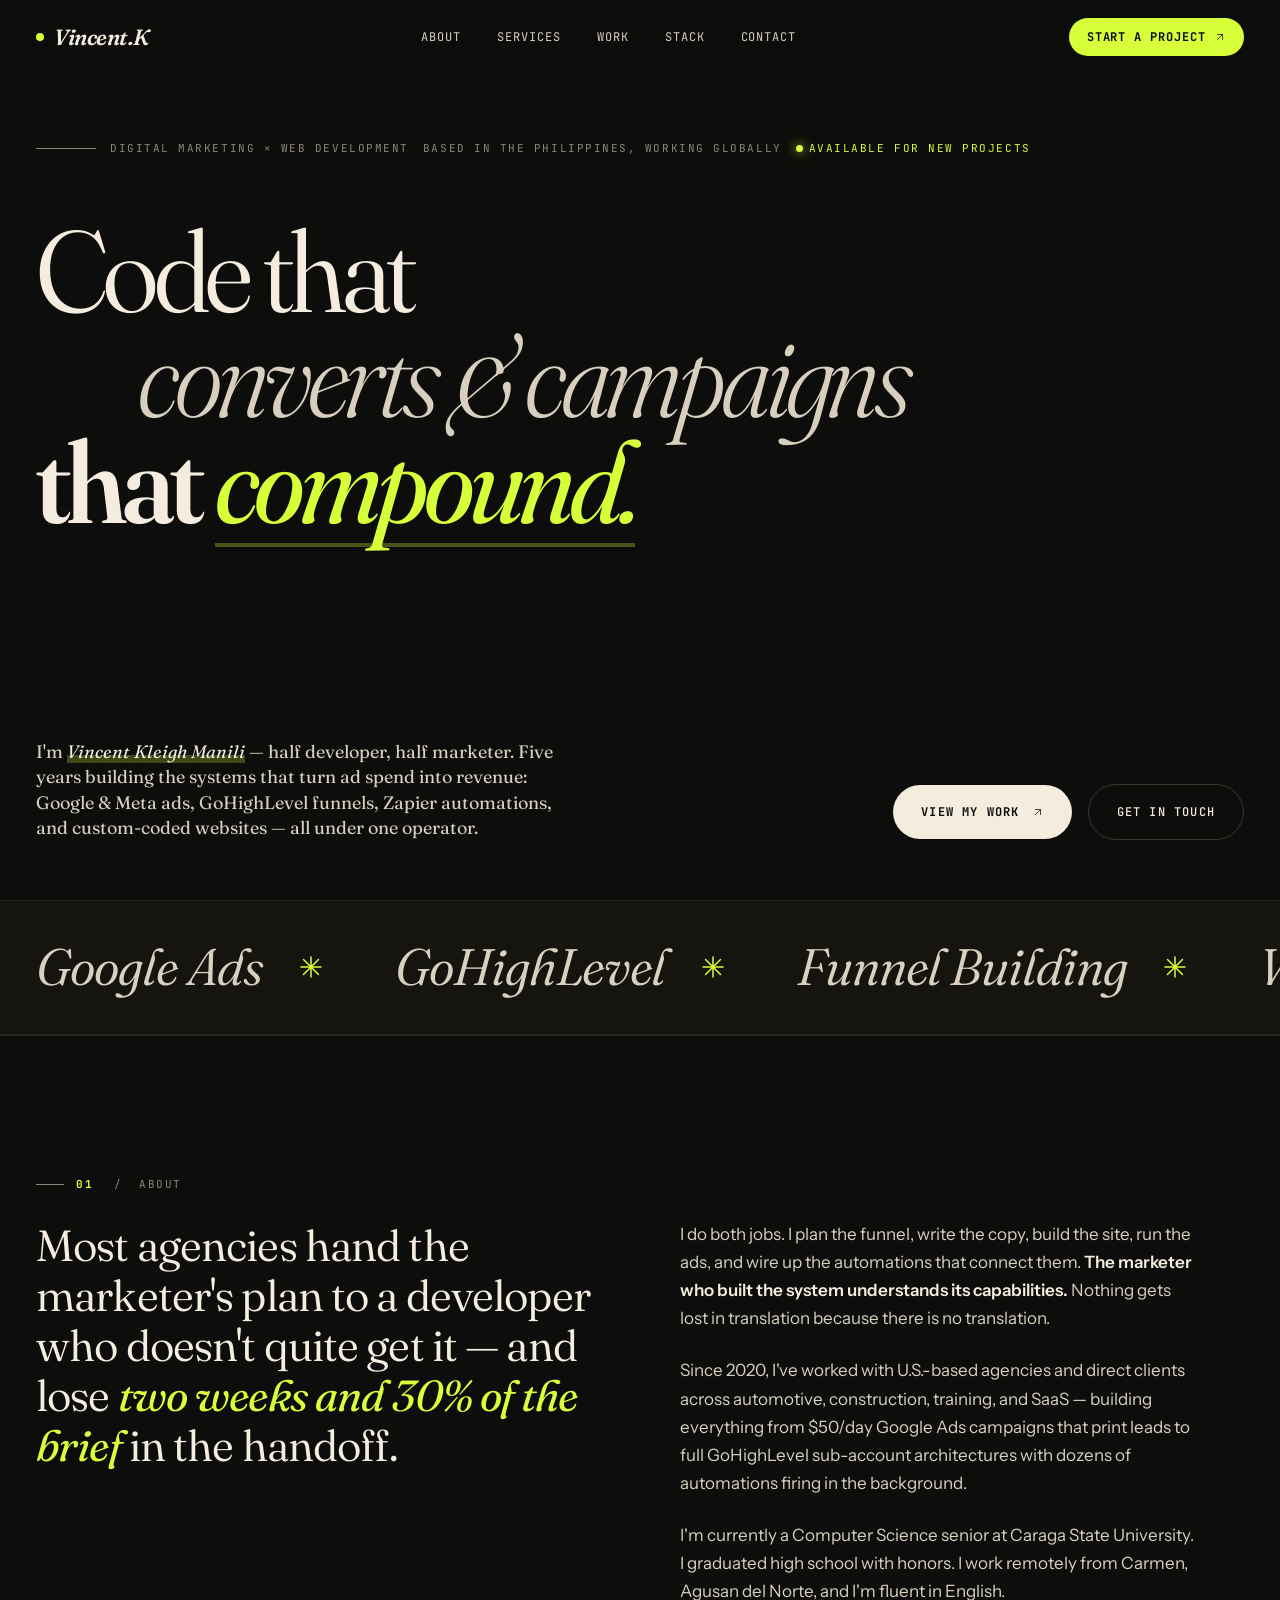
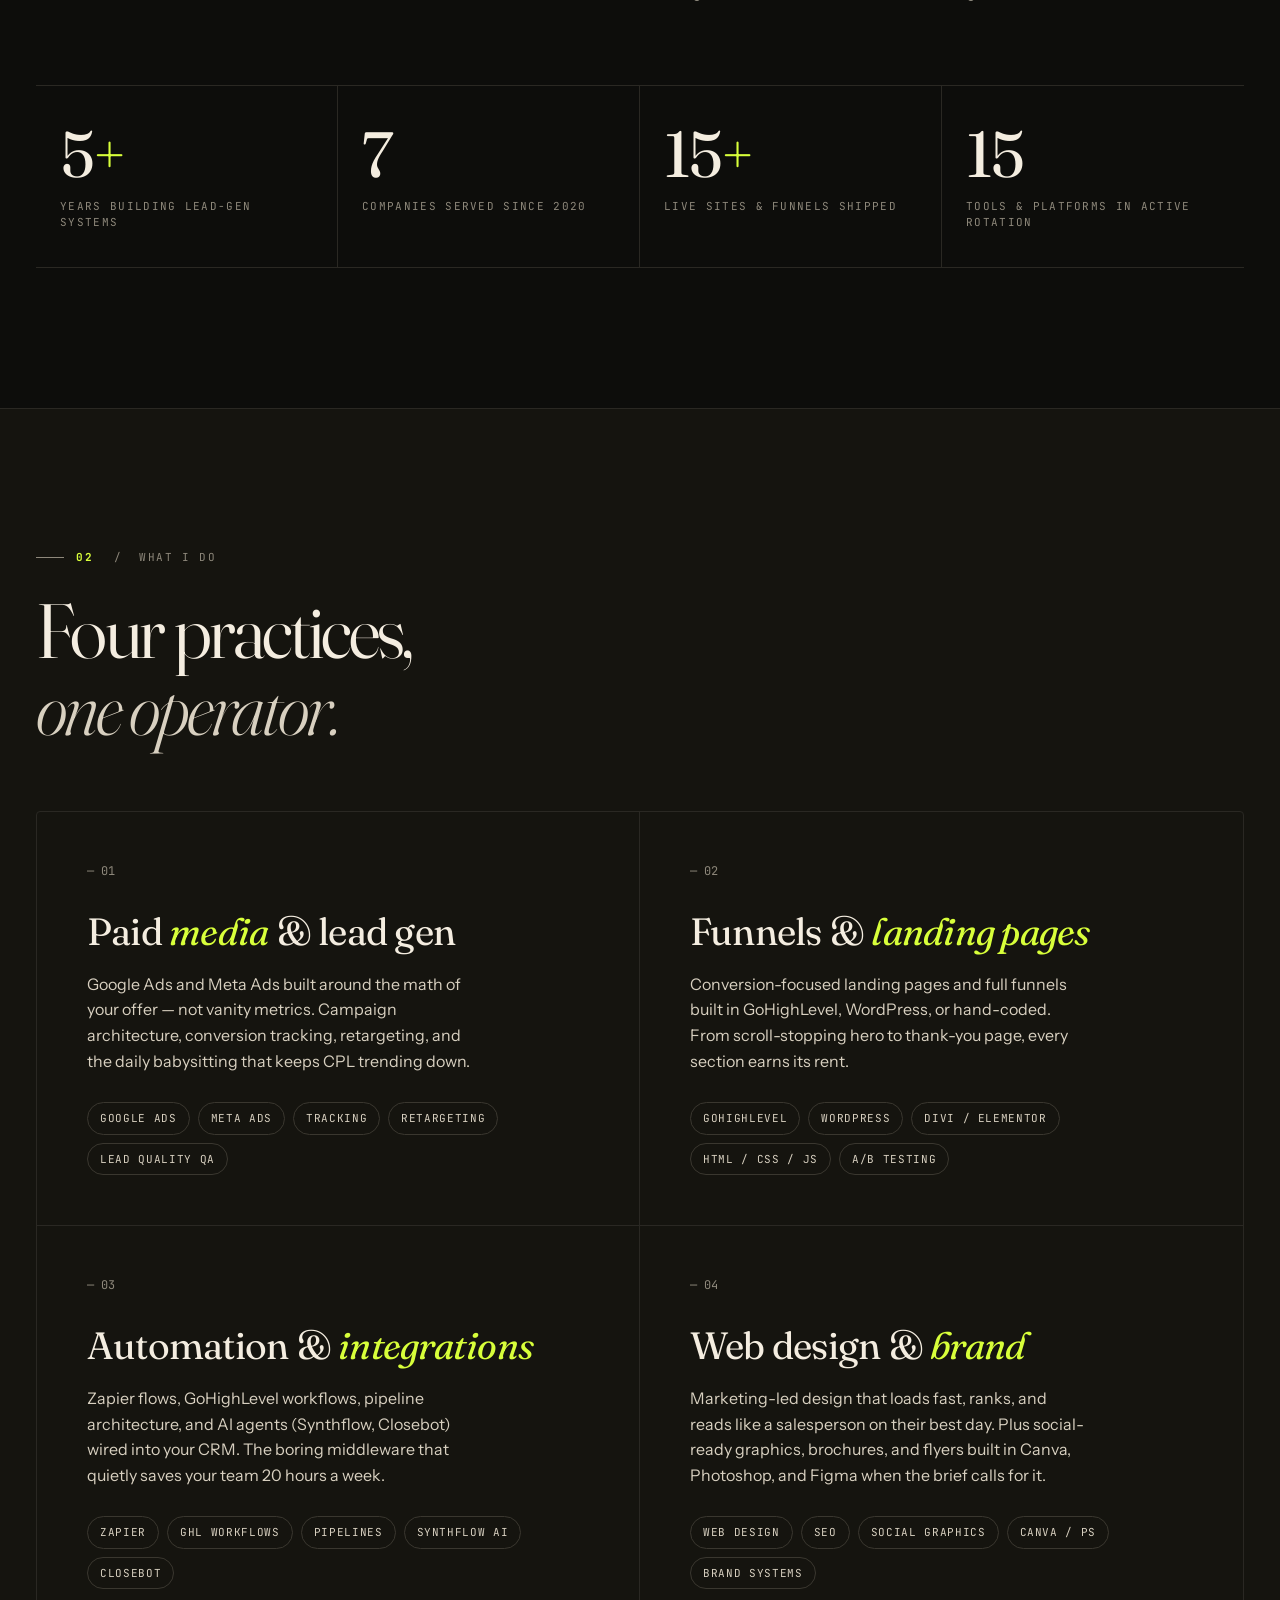
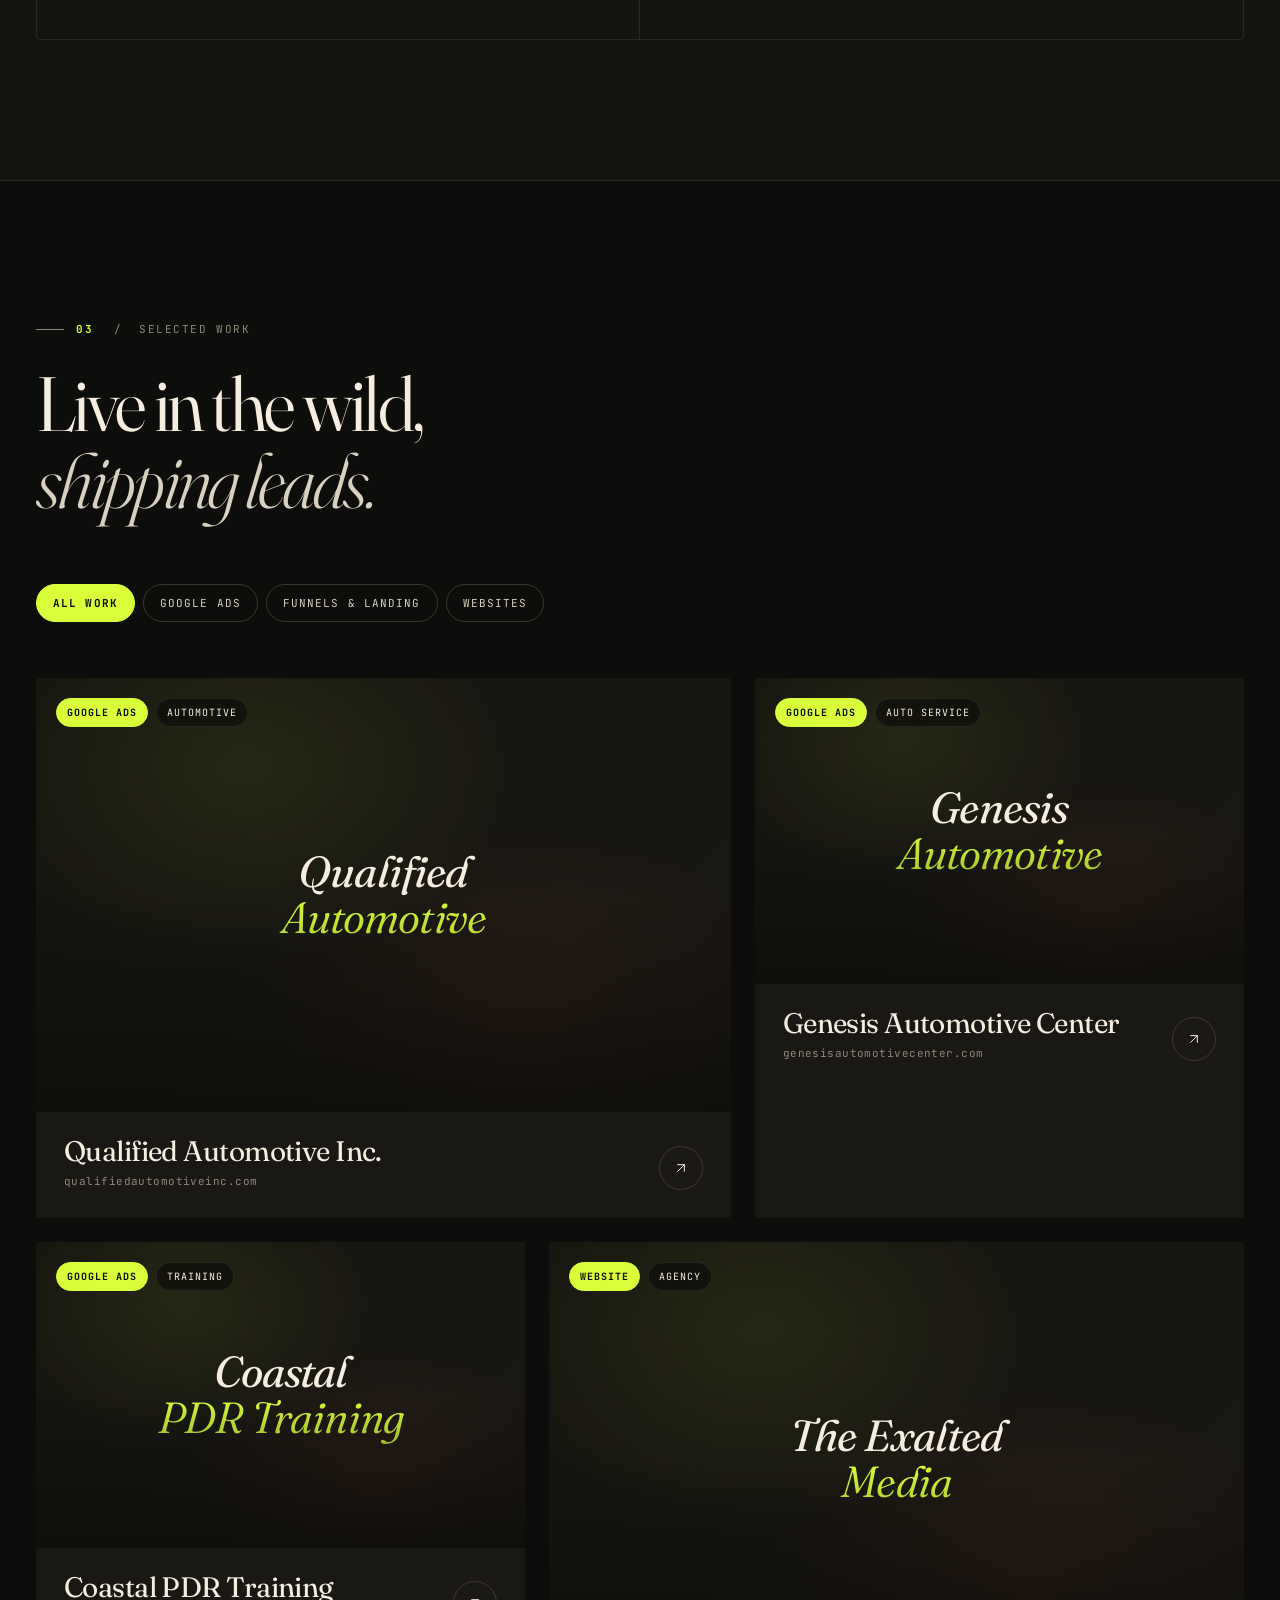
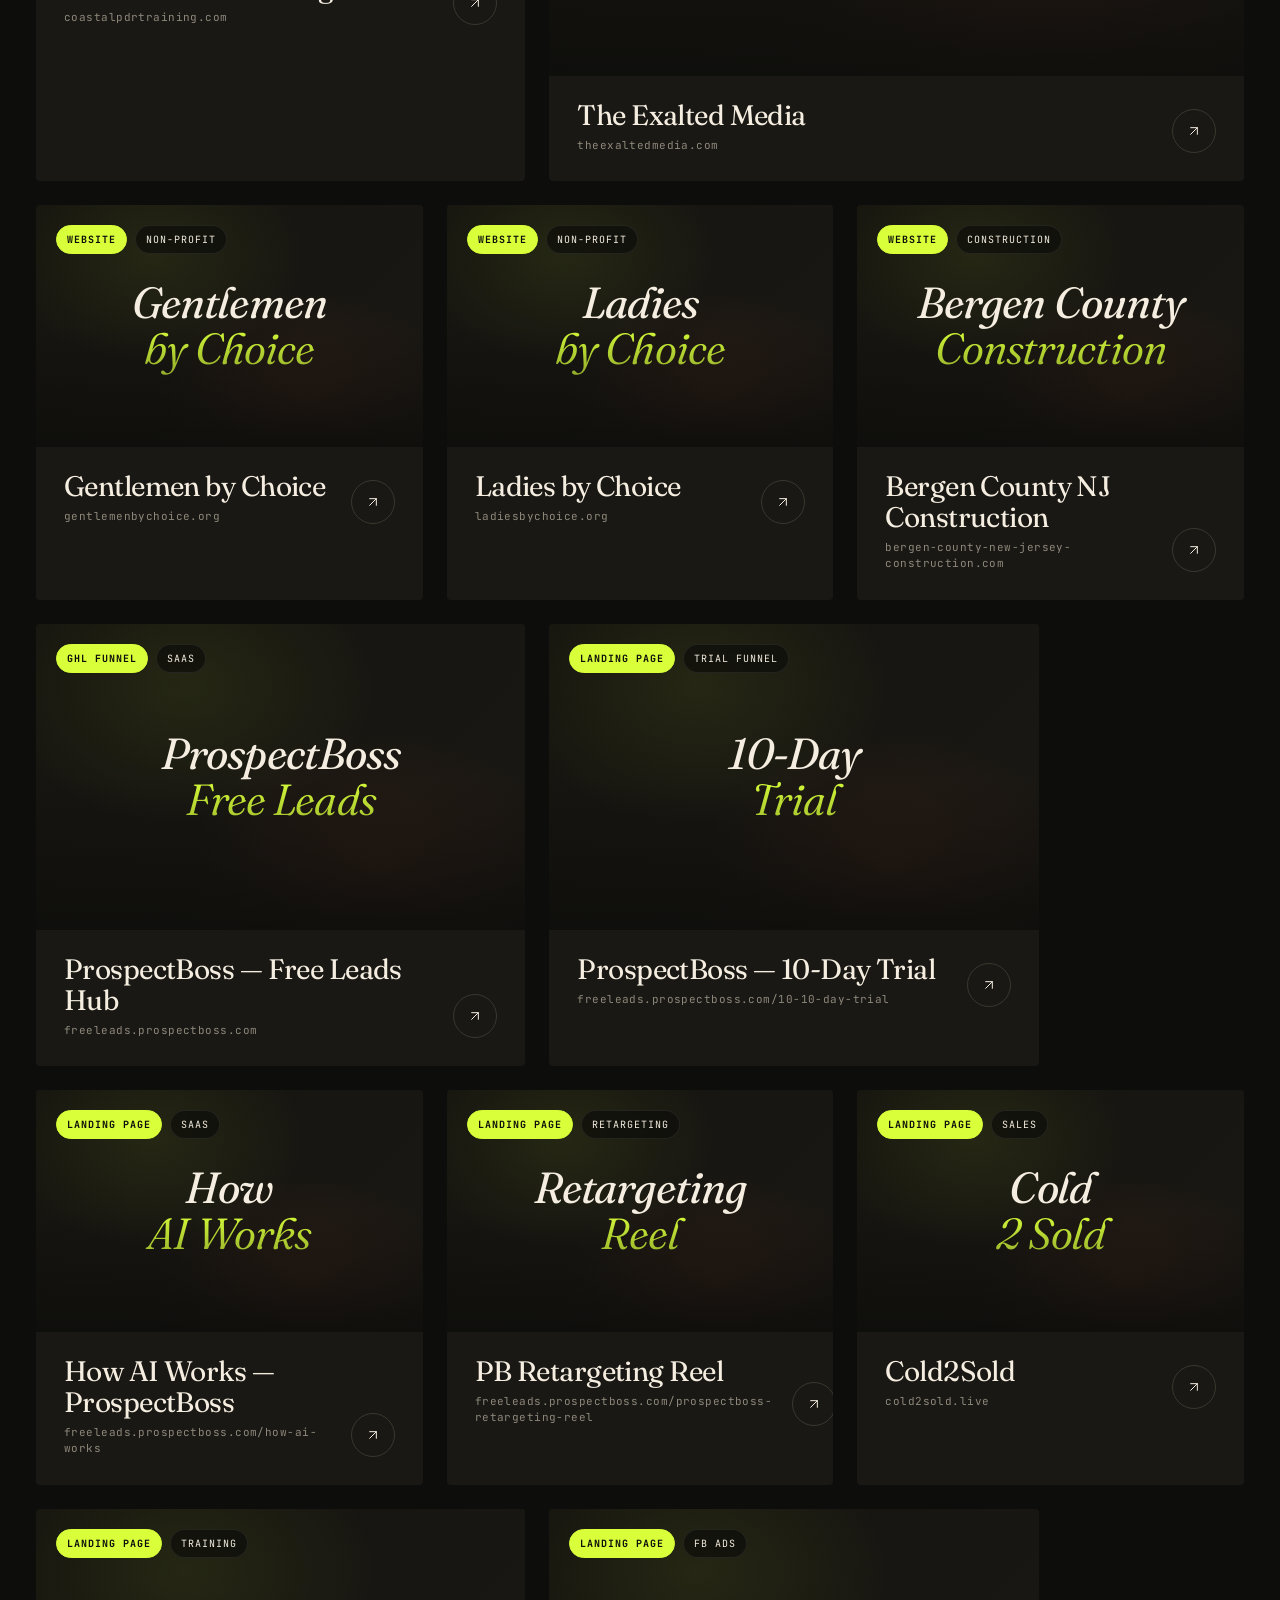
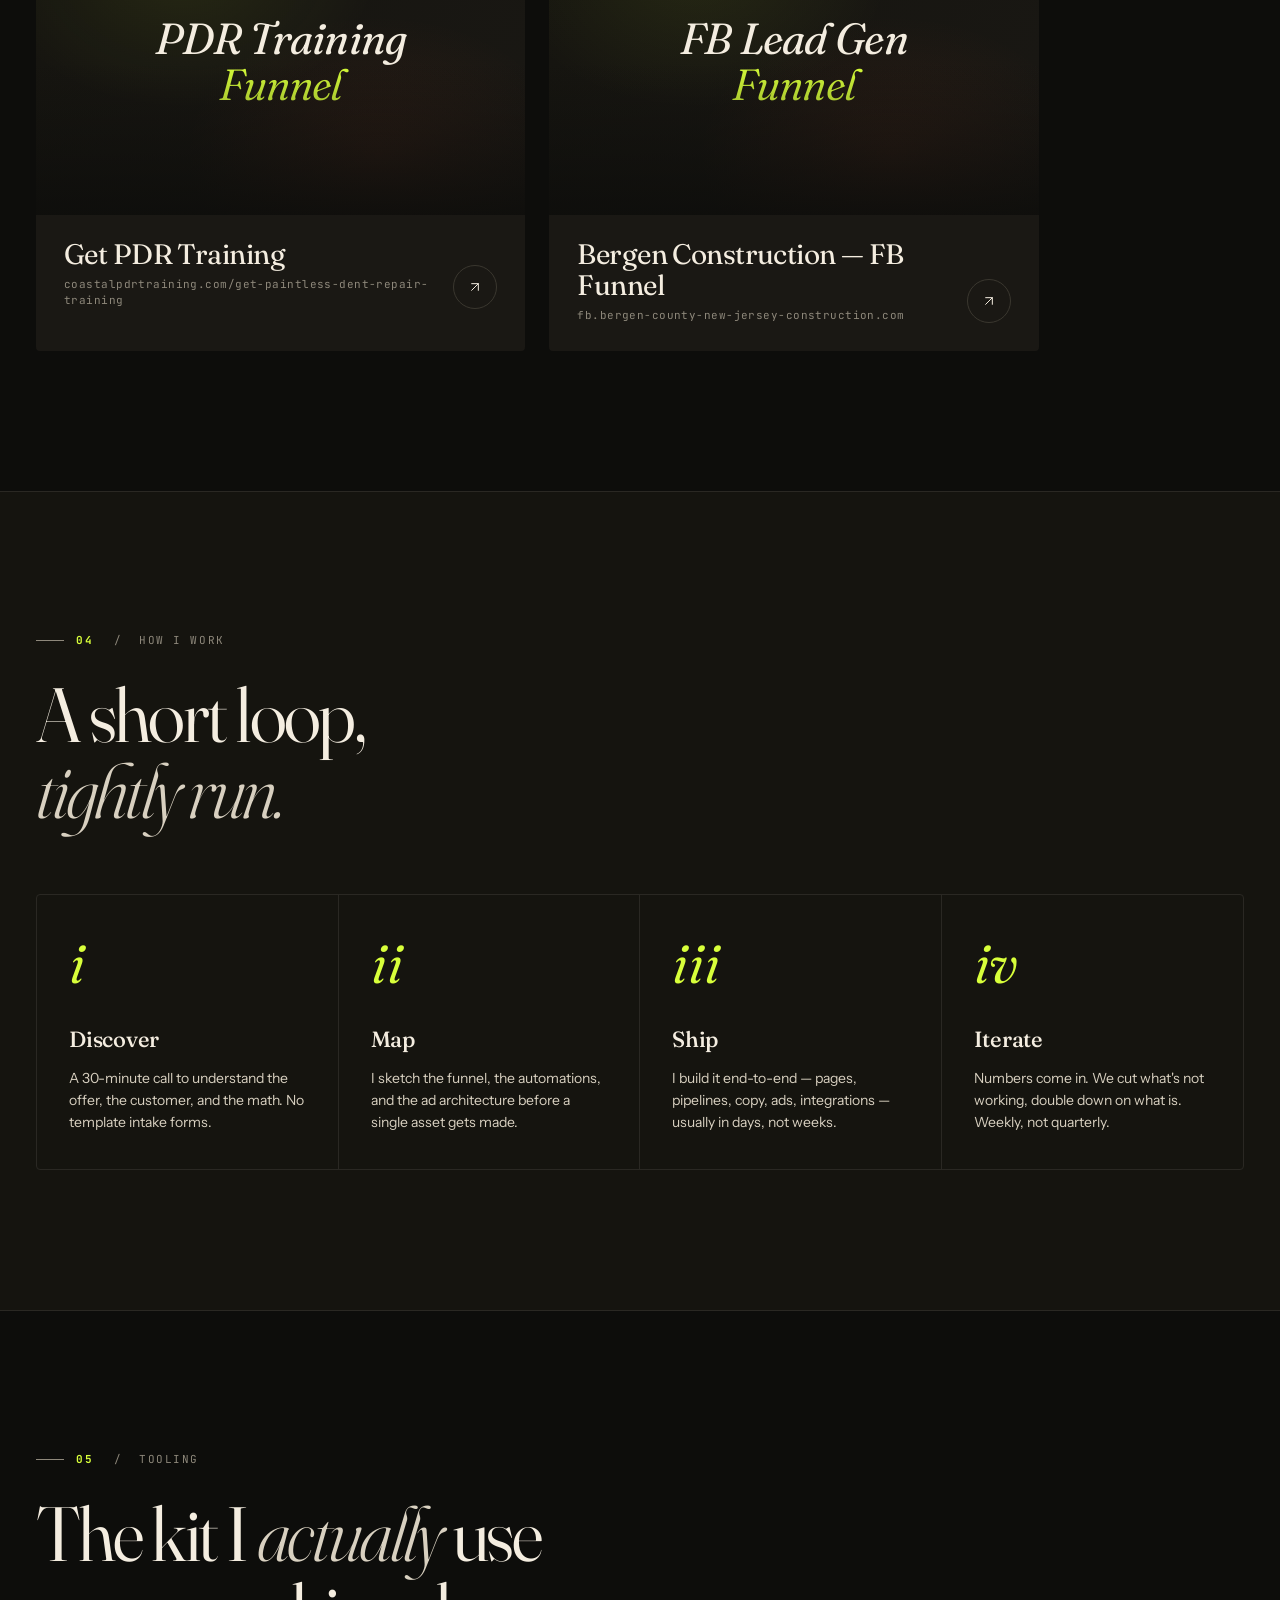
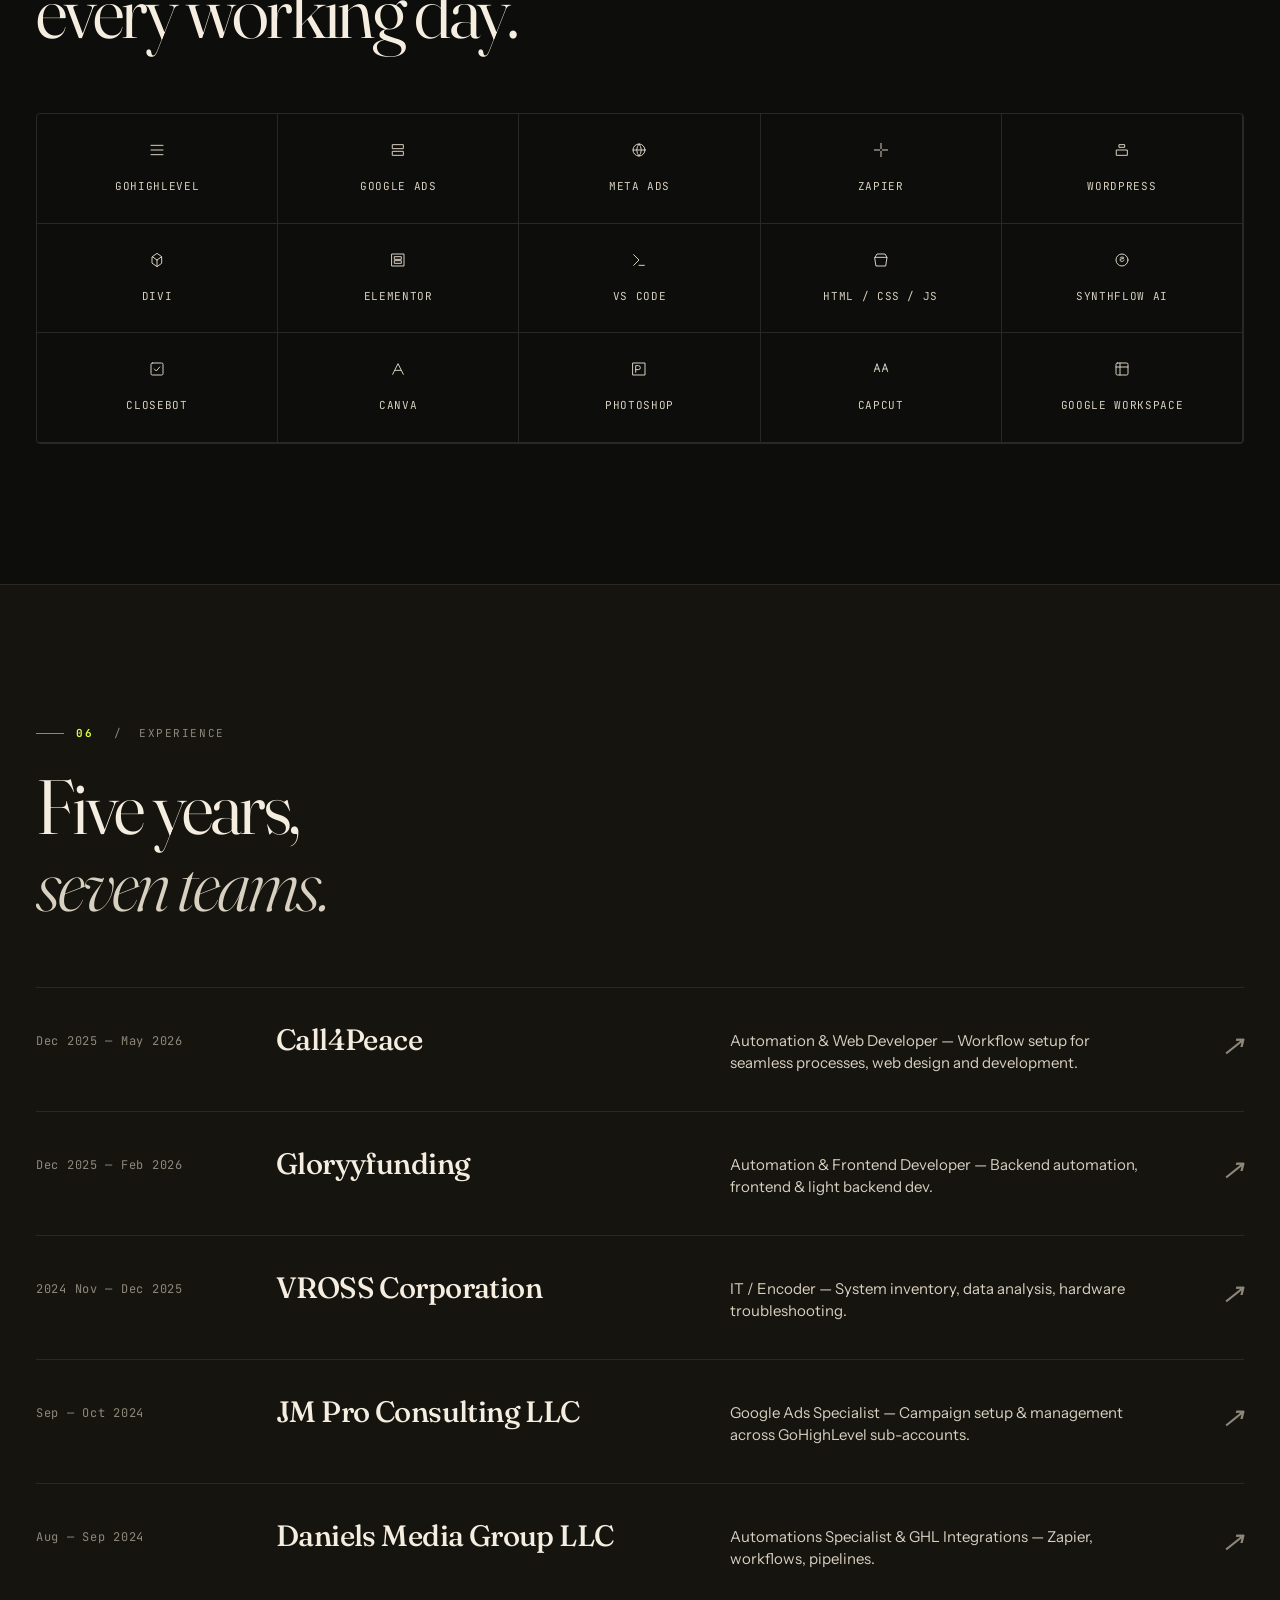
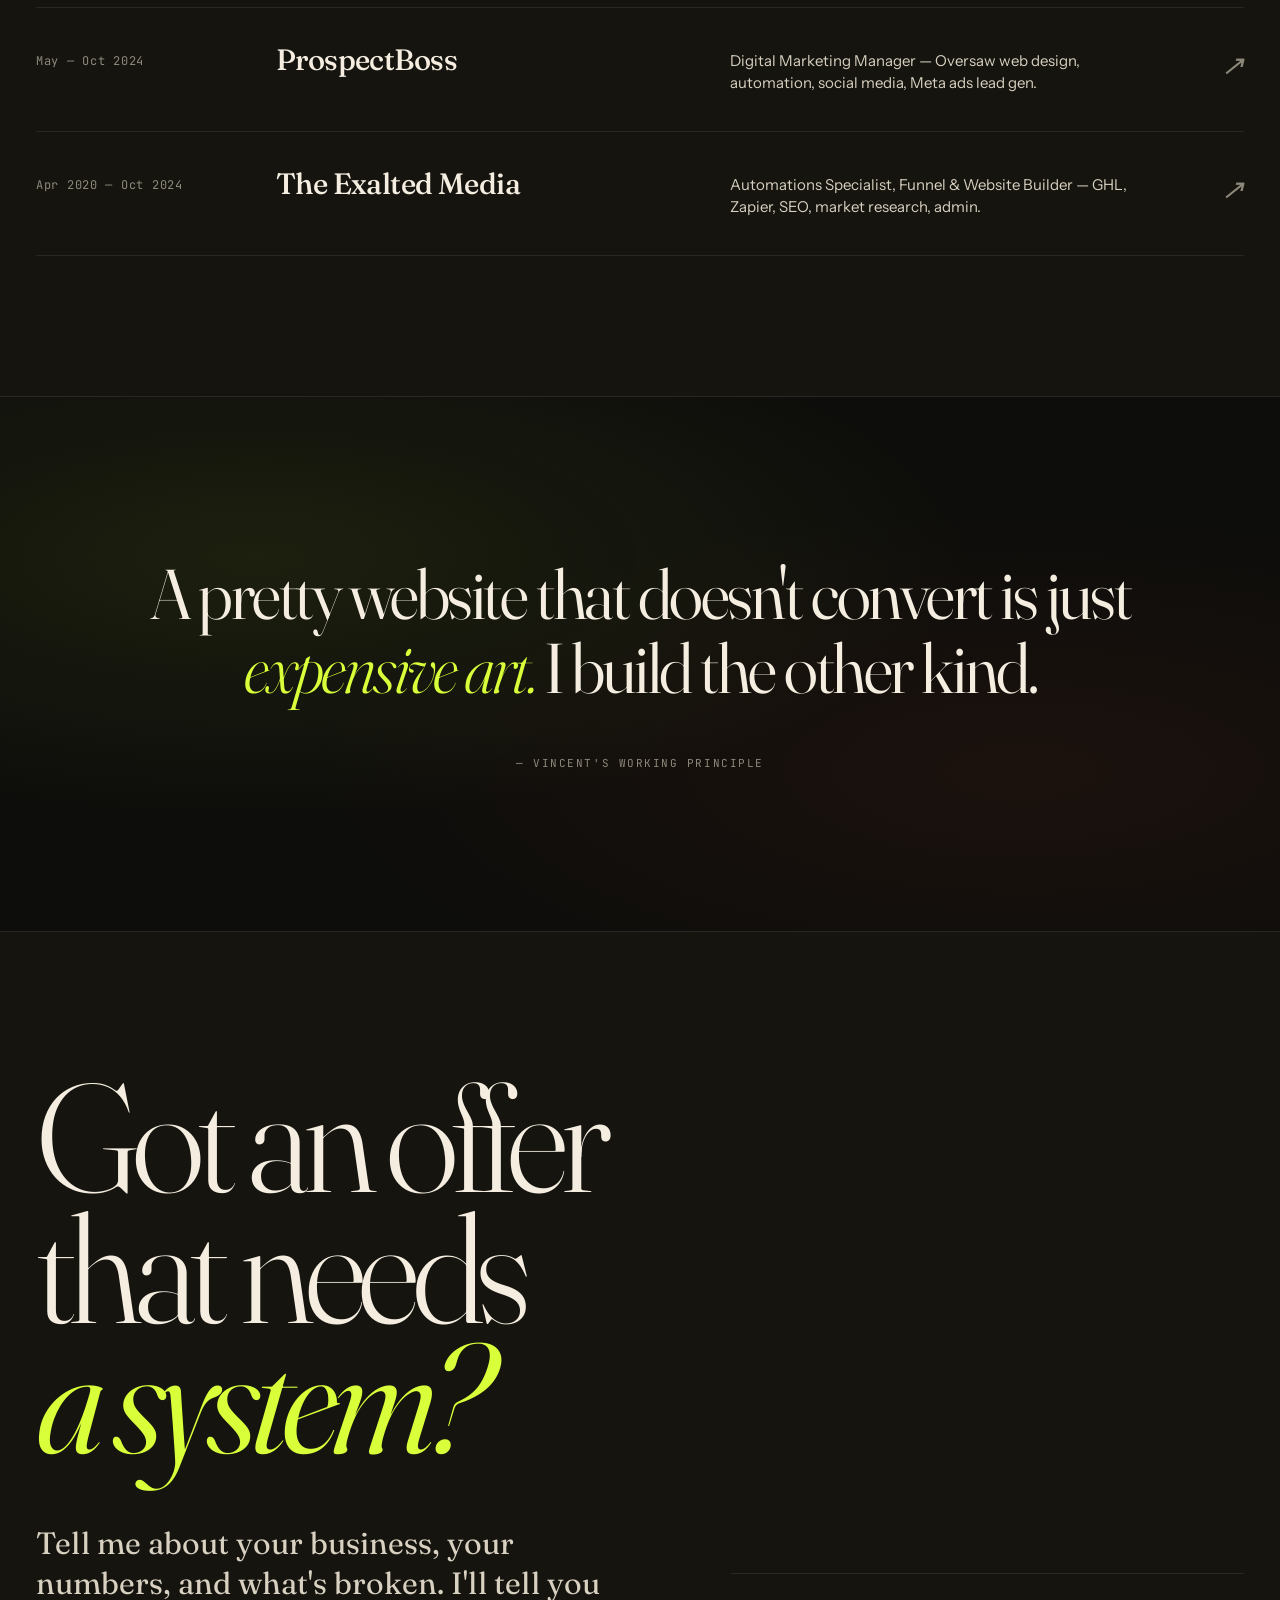
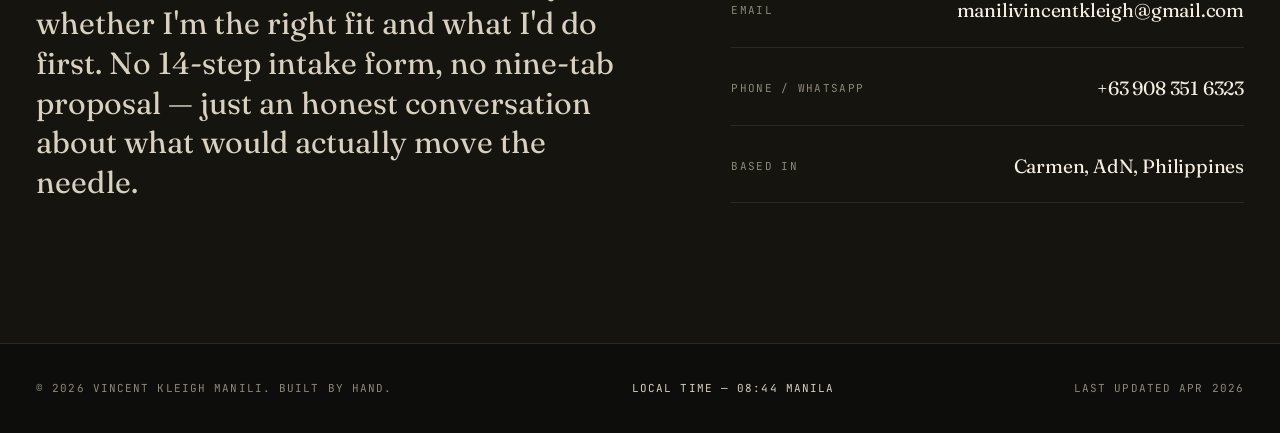
<file: index.html>
<!DOCTYPE html>
<html lang="en">
<head>
<meta charset="UTF-8" />
<meta name="viewport" content="width=device-width, initial-scale=1.0" />
<title>Vincent Kleigh Manili — Digital Marketing & Web Developer</title>
<meta name="description" content="I build the systems that turn clicks into clients. Google Ads, GoHighLevel automations, funnels, and custom-coded websites — all from one operator." />
<meta property="og:title" content="Vincent Kleigh Manili — Marketing & Code that Converts" />
<meta property="og:description" content="Five years of building lead-gen systems that move metrics. Funnels, ads, automation, and code under one roof." />

<link rel="preconnect" href="https://fonts.googleapis.com" />
<link rel="preconnect" href="https://fonts.gstatic.com" crossorigin />
<link href="https://fonts.googleapis.com/css2?family=Fraunces:ital,opsz,wght,SOFT@0,9..144,300..900,0..100;1,9..144,300..900,0..100&family=Instrument+Sans:ital,wght@0,400..700;1,400..700&family=JetBrains+Mono:ital,wght@0,400;0,500;0,700;1,400&display=swap" rel="stylesheet" />

<style>

:root {
  --bg:        #0d0d0b;
  --bg-elev:  #15140f;
  --bg-card:  #1a1814;
  --line:     #2a2823;
  --line-2:   #3a372f;
  --fg:       #f4ede0;
  --fg-2:    #d8d0c0;
  --fg-mute: #8e887b;
  --accent:   #d8ff3a;     
  --accent-2: #ff5a2c;     
  --accent-3: #6e8eff;     

  --display: "Fraunces", "Times New Roman", serif;
  --body: "Instrument Sans", -apple-system, BlinkMacSystemFont, sans-serif;
  --mono: "JetBrains Mono", ui-monospace, Menlo, monospace;

  --radius: 4px;
  --maxw: 1440px;
}

*, *::before, *::after { box-sizing: border-box; margin: 0; padding: 0; }
html { scroll-behavior: smooth; }
body {
  font-family: var(--body);
  background: var(--bg);
  color: var(--fg);
  line-height: 1.5;
  -webkit-font-smoothing: antialiased;
  text-rendering: optimizeLegibility;
  overflow-x: hidden;
}
img { display: block; max-width: 100%; }
a { color: inherit; text-decoration: none; }
button { font: inherit; cursor: pointer; border: none; background: none; color: inherit; }

::selection { background: var(--accent); color: var(--bg); }

body::before {
  content: "";
  position: fixed; inset: 0;
  background-image: url("data:image/svg+xml,%3Csvg viewBox='0 0 200 200' xmlns='http://www.w3.org/2000/svg'%3E%3Cfilter id='n'%3E%3CfeTurbulence type='fractalNoise' baseFrequency='0.9' numOctaves='3' stitchTiles='stitch'/%3E%3CfeColorMatrix values='0 0 0 0 0 0 0 0 0 0 0 0 0 0 0 0 0 0 0.45 0'/%3E%3C/filter%3E%3Crect width='100%25' height='100%25' filter='url(%23n)'/%3E%3C/svg%3E");
  opacity: 0.06;
  pointer-events: none;
  z-index: 1000;
  mix-blend-mode: overlay;
}

.nav {
  position: fixed; top: 0; left: 0; right: 0;
  z-index: 100;
  padding: 18px 36px;
  display: flex; align-items: center; justify-content: space-between;
  backdrop-filter: blur(14px);
  -webkit-backdrop-filter: blur(14px);
  background: rgba(13, 13, 11, 0.55);
  border-bottom: 1px solid transparent;
  transition: border-color .3s ease, background .3s ease;
}
.nav.scrolled {
  border-bottom-color: var(--line);
  background: rgba(13, 13, 11, 0.85);
}
.nav__logo {
  font-family: var(--display);
  font-weight: 600;
  font-size: 22px;
  letter-spacing: -0.02em;
  font-style: italic;
  display: flex; align-items: center; gap: 10px;
}
.nav__logo .dot {
  width: 8px; height: 8px;
  background: var(--accent);
  border-radius: 50%;
  display: inline-block;
  animation: pulse 2s ease-in-out infinite;
}
@keyframes pulse {
  0%, 100% { transform: scale(1); opacity: 1; }
  50% { transform: scale(1.4); opacity: 0.6; }
}
.nav__links {
  display: flex; gap: 36px;
  font-family: var(--mono);
  font-size: 12px;
  text-transform: uppercase;
  letter-spacing: 0.08em;
}
.nav__links a {
  position: relative;
  padding: 6px 0;
  color: var(--fg-2);
  transition: color .25s ease;
}
.nav__links a::after {
  content: "";
  position: absolute; left: 0; bottom: 0;
  width: 0; height: 1px;
  background: var(--accent);
  transition: width .3s cubic-bezier(.7,0,.3,1);
}
.nav__links a:hover { color: var(--fg); }
.nav__links a:hover::after { width: 100%; }

.nav__cta {
  display: inline-flex; align-items: center; gap: 8px;
  font-family: var(--mono);
  font-size: 12px;
  text-transform: uppercase;
  letter-spacing: 0.08em;
  padding: 10px 18px;
  background: var(--accent);
  color: var(--bg);
  border-radius: 100px;
  font-weight: 700;
  transition: transform .2s ease, background .25s ease;
}
.nav__cta:hover { transform: translateY(-1px); background: #e6ff5a; }

@media (max-width: 880px) {
  .nav { padding: 14px 20px; }
  .nav__links { display: none; }
}

.hero {
  position: relative;
  min-height: 100vh;
  padding: 140px 36px 60px;
  display: flex; flex-direction: column; justify-content: space-between;
  overflow: hidden;
}
.hero__inner {
  max-width: var(--maxw);
  margin: 0 auto;
  width: 100%;
}
.hero__kicker {
  display: flex; align-items: center; gap: 14px;
  font-family: var(--mono);
  font-size: 11px;
  letter-spacing: 0.14em;
  text-transform: uppercase;
  color: var(--fg-mute);
  margin-bottom: 60px;
}
.hero__kicker .line {
  width: 60px; height: 1px;
  background: var(--fg-mute);
}
.hero__kicker .available {
  color: var(--accent);
  display: inline-flex; align-items: center; gap: 6px;
}
.hero__kicker .available::before {
  content: "";
  width: 7px; height: 7px;
  background: var(--accent);
  border-radius: 50%;
  box-shadow: 0 0 12px var(--accent);
  animation: pulse 1.6s ease-in-out infinite;
}

.hero__title {
  font-family: var(--display);
  font-weight: 350;
  font-size: clamp(48px, 9vw, 168px);
  line-height: 0.92;
  letter-spacing: -0.04em;
  font-variation-settings: "opsz" 144, "SOFT" 30;
}
.hero__title .line-1 { display: block; }
.hero__title .line-2 {
  display: block;
  font-style: italic;
  font-weight: 300;
  color: var(--fg-2);
  padding-left: 8vw;
}
.hero__title .line-3 {
  display: block;
  font-weight: 600;
}
.hero__title .line-3 .accent {
  font-style: italic;
  font-weight: 400;
  color: var(--accent);
  position: relative;
}
.hero__title .line-3 .accent::after {
  content: "";
  position: absolute;
  left: 0; right: 0; bottom: 0.05em;
  height: 4px;
  background: var(--accent);
  opacity: 0.3;
}

.hero__bottom {
  max-width: var(--maxw);
  margin: 0 auto;
  width: 100%;
  display: grid;
  grid-template-columns: 1fr 1fr;
  gap: 60px;
  align-items: end;
  padding-top: 80px;
}
.hero__sub {
  font-family: var(--display);
  font-size: clamp(18px, 1.4vw, 22px);
  line-height: 1.4;
  font-weight: 400;
  color: var(--fg-2);
  max-width: 540px;
}
.hero__sub em {
  font-style: italic;
  color: var(--fg);
  background: linear-gradient(180deg, transparent 65%, rgba(216, 255, 58, 0.25) 65%);
}

.hero__actions {
  display: flex;
  gap: 16px;
  align-items: center;
  justify-content: flex-end;
  flex-wrap: wrap;
}

.btn-primary {
  display: inline-flex; align-items: center; gap: 12px;
  padding: 18px 28px;
  background: var(--fg);
  color: var(--bg);
  border-radius: 100px;
  font-family: var(--mono);
  font-size: 12px;
  text-transform: uppercase;
  letter-spacing: 0.1em;
  font-weight: 700;
  transition: transform .25s ease, background .25s ease;
}
.btn-primary:hover { background: var(--accent); transform: translateY(-2px); }
.btn-primary svg { transition: transform .25s ease; }
.btn-primary:hover svg { transform: translate(2px, -2px); }

.btn-ghost {
  display: inline-flex; align-items: center; gap: 12px;
  padding: 18px 28px;
  border: 1px solid var(--line-2);
  border-radius: 100px;
  font-family: var(--mono);
  font-size: 12px;
  text-transform: uppercase;
  letter-spacing: 0.1em;
  color: var(--fg);
  font-weight: 500;
  transition: border-color .25s ease, color .25s ease;
}
.btn-ghost:hover { border-color: var(--accent); color: var(--accent); }

@media (max-width: 880px) {
  .hero { padding: 100px 20px 40px; min-height: auto; }
  .hero__kicker { margin-bottom: 36px; flex-wrap: wrap; }
  .hero__kicker .line { width: 40px; }
  .hero__title .line-2 { padding-left: 0; }
  .hero__bottom { grid-template-columns: 1fr; gap: 36px; padding-top: 50px; }
  .hero__actions { justify-content: flex-start; }
}

.marquee {
  border-top: 1px solid var(--line);
  border-bottom: 1px solid var(--line);
  padding: 28px 0;
  overflow: hidden;
  background: var(--bg-elev);
  position: relative;
}
.marquee__track {
  display: flex;
  animation: scroll 40s linear infinite;
  white-space: nowrap;
  width: max-content;
}
.marquee__item {
  display: inline-flex; align-items: center; gap: 36px;
  padding: 0 36px;
  font-family: var(--display);
  font-size: clamp(28px, 4vw, 56px);
  font-weight: 350;
  font-style: italic;
  letter-spacing: -0.02em;
  color: var(--fg-2);
}
.marquee__item .star {
  display: inline-block;
  width: 24px; height: 24px;
  color: var(--accent);
  flex-shrink: 0;
}
@keyframes scroll {
  from { transform: translateX(0); }
  to { transform: translateX(-50%); }
}

.section {
  padding: 140px 36px;
  position: relative;
}
.section__inner {
  max-width: var(--maxw);
  margin: 0 auto;
  width: 100%;
}
.section__label {
  display: flex; align-items: center; gap: 12px;
  font-family: var(--mono);
  font-size: 11px;
  letter-spacing: 0.14em;
  text-transform: uppercase;
  color: var(--fg-mute);
  margin-bottom: 28px;
}
.section__label .num {
  color: var(--accent);
  font-weight: 700;
}
.section__label::before {
  content: "";
  width: 28px; height: 1px;
  background: var(--fg-mute);
}
.section__title {
  font-family: var(--display);
  font-weight: 350;
  font-size: clamp(40px, 6vw, 96px);
  line-height: 1;
  letter-spacing: -0.035em;
  font-variation-settings: "opsz" 144;
  margin-bottom: 64px;
}
.section__title em {
  font-style: italic;
  font-weight: 300;
  color: var(--fg-2);
}
@media (max-width: 880px) {
  .section { padding: 90px 20px; }
  .section__title { margin-bottom: 40px; }
}

.about {
  border-top: 1px solid var(--line);
}
.about__grid {
  display: grid;
  grid-template-columns: 1fr 1fr;
  gap: 80px;
  align-items: start;
}
.about__lead {
  font-family: var(--display);
  font-size: clamp(28px, 3.4vw, 48px);
  line-height: 1.15;
  font-weight: 350;
  letter-spacing: -0.02em;
}
.about__lead em {
  font-style: italic;
  color: var(--accent);
  font-weight: 400;
}
.about__body {
  display: flex; flex-direction: column; gap: 24px;
  font-size: 17px;
  line-height: 1.65;
  color: var(--fg-2);
  max-width: 520px;
}
.about__body p strong { color: var(--fg); font-weight: 600; }

.about__stats {
  margin-top: 80px;
  display: grid;
  grid-template-columns: repeat(4, 1fr);
  gap: 0;
  border-top: 1px solid var(--line);
  border-bottom: 1px solid var(--line);
}
.stat {
  padding: 36px 24px;
  border-right: 1px solid var(--line);
}
.stat:last-child { border-right: none; }
.stat__num {
  font-family: var(--display);
  font-size: clamp(40px, 5vw, 72px);
  font-weight: 400;
  line-height: 1;
  letter-spacing: -0.03em;
  margin-bottom: 12px;
}
.stat__num .plus { color: var(--accent); }
.stat__label {
  font-family: var(--mono);
  font-size: 11px;
  letter-spacing: 0.12em;
  text-transform: uppercase;
  color: var(--fg-mute);
}
@media (max-width: 880px) {
  .about__grid { grid-template-columns: 1fr; gap: 40px; }
  .about__stats { grid-template-columns: repeat(2, 1fr); margin-top: 50px; }
  .stat { padding: 24px 16px; border-bottom: 1px solid var(--line); }
  .stat:nth-child(2) { border-right: none; }
  .stat:nth-child(3), .stat:nth-child(4) { border-bottom: none; }
}

.services {
  border-top: 1px solid var(--line);
  background: var(--bg-elev);
}
.services__grid {
  display: grid;
  grid-template-columns: repeat(2, 1fr);
  gap: 0;
  border: 1px solid var(--line);
  border-radius: var(--radius);
  overflow: hidden;
}
.service {
  padding: 50px;
  border-right: 1px solid var(--line);
  border-bottom: 1px solid var(--line);
  position: relative;
  transition: background .35s ease;
  cursor: default;
}
.service:nth-child(2n) { border-right: none; }
.service:nth-child(n+3) { border-bottom: none; }
.service:hover {
  background: var(--bg-card);
}
.service::before {
  content: "";
  position: absolute;
  top: 0; left: 0;
  width: 0; height: 2px;
  background: var(--accent);
  transition: width .5s cubic-bezier(.7,0,.3,1);
}
.service:hover::before { width: 100%; }

.service__num {
  font-family: var(--mono);
  font-size: 12px;
  color: var(--fg-mute);
  margin-bottom: 32px;
}
.service__title {
  font-family: var(--display);
  font-size: clamp(28px, 3vw, 38px);
  font-weight: 400;
  letter-spacing: -0.02em;
  line-height: 1.05;
  margin-bottom: 20px;
}
.service__title em { font-style: italic; color: var(--accent); }
.service__desc {
  color: var(--fg-2);
  font-size: 16px;
  line-height: 1.6;
  margin-bottom: 28px;
  max-width: 400px;
}
.service__list {
  list-style: none;
  display: flex;
  flex-wrap: wrap;
  gap: 8px;
}
.service__list li {
  font-family: var(--mono);
  font-size: 11px;
  letter-spacing: 0.06em;
  text-transform: uppercase;
  padding: 7px 12px;
  border: 1px solid var(--line-2);
  border-radius: 100px;
  color: var(--fg-2);
  transition: color .2s ease, border-color .2s ease;
}
.service:hover .service__list li { color: var(--fg); border-color: var(--fg-mute); }

@media (max-width: 880px) {
  .services__grid { grid-template-columns: 1fr; }
  .service { padding: 36px 24px; border-right: none; }
  .service:not(:last-child) { border-bottom: 1px solid var(--line); }
  .service:nth-child(n+3) { border-bottom: 1px solid var(--line); }
  .service:last-child { border-bottom: none; }
}

.work {
  border-top: 1px solid var(--line);
}
.work__filters {
  display: flex; flex-wrap: wrap; gap: 8px;
  margin-bottom: 56px;
}
.filter {
  font-family: var(--mono);
  font-size: 11px;
  letter-spacing: 0.1em;
  text-transform: uppercase;
  padding: 10px 16px;
  border: 1px solid var(--line-2);
  border-radius: 100px;
  color: var(--fg-2);
  transition: all .2s ease;
}
.filter:hover { color: var(--fg); border-color: var(--fg-mute); }
.filter.active {
  background: var(--accent);
  color: var(--bg);
  border-color: var(--accent);
  font-weight: 700;
}

.projects {
  display: grid;
  grid-template-columns: repeat(12, 1fr);
  gap: 24px;
}
.project {
  position: relative;
  border-radius: var(--radius);
  overflow: hidden;
  background: var(--bg-card);
  transition: transform .4s cubic-bezier(.2,0,.2,1), opacity .4s ease;
  display: block;
}
.project.hidden {
  display: none;
}
.project--lg { grid-column: span 7; }
.project--md { grid-column: span 5; }
.project--sm { grid-column: span 4; }
.project--full { grid-column: span 12; }

.project__media {
  position: relative;
  aspect-ratio: 16 / 10;
  overflow: hidden;
  background: linear-gradient(135deg, var(--bg-elev) 0%, var(--bg-card) 100%);
}
.project__fallback {
  position: absolute; inset: 0;
  display: flex; align-items: center; justify-content: center;
  flex-direction: column;
  text-align: center;
  padding: 40px;
  font-family: var(--display);
  font-size: clamp(28px, 3.4vw, 48px);
  font-weight: 400;
  font-style: italic;
  letter-spacing: -0.02em;
  color: var(--fg);
  line-height: 1.05;
  z-index: 1;
  background-image:
    radial-gradient(at 30% 20%, rgba(216, 255, 58, 0.08) 0%, transparent 40%),
    radial-gradient(at 70% 80%, rgba(255, 90, 44, 0.08) 0%, transparent 40%);
  transition: transform .8s cubic-bezier(.2,0,.2,1), background-image .4s ease;
}
.project__fallback em {
  color: var(--accent);
  font-weight: 350;
}
.project:hover .project__fallback {
  transform: scale(1.04);
}
.project__overlay {
  position: absolute; inset: 0;
  background: linear-gradient(180deg, rgba(13, 13, 11, 0) 50%, rgba(13, 13, 11, 0.85) 100%);
  pointer-events: none;
  z-index: 2;
}

.project__meta {
  position: absolute;
  top: 20px; left: 20px;
  display: flex; gap: 8px;
  z-index: 3;
}
.project__tag {
  font-family: var(--mono);
  font-size: 10px;
  letter-spacing: 0.1em;
  text-transform: uppercase;
  padding: 6px 10px;
  background: rgba(13, 13, 11, 0.7);
  backdrop-filter: blur(8px);
  border: 1px solid rgba(255,255,255,0.08);
  border-radius: 100px;
  color: var(--fg);
}
.project__tag--accent {
  background: var(--accent);
  color: var(--bg);
  border-color: var(--accent);
  font-weight: 700;
}

.project__info {
  padding: 24px 28px 28px;
  display: flex; align-items: flex-end; justify-content: space-between;
  gap: 20px;
}
.project__title {
  font-family: var(--display);
  font-size: clamp(20px, 2.2vw, 30px);
  font-weight: 400;
  letter-spacing: -0.02em;
  line-height: 1.1;
  margin-bottom: 6px;
}
.project__url {
  font-family: var(--mono);
  font-size: 11px;
  color: var(--fg-mute);
  letter-spacing: 0.04em;
}
.project__arrow {
  width: 44px; height: 44px;
  border: 1px solid var(--line-2);
  border-radius: 50%;
  display: flex; align-items: center; justify-content: center;
  transition: all .25s ease;
  flex-shrink: 0;
}
.project:hover .project__arrow {
  background: var(--accent);
  border-color: var(--accent);
  color: var(--bg);
  transform: rotate(-45deg);
}

@media (max-width: 1100px) {
  .project--lg, .project--md, .project--sm { grid-column: span 6; }
  .project--full { grid-column: span 12; }
}
@media (max-width: 720px) {
  .projects { gap: 16px; }
  .project--lg, .project--md, .project--sm, .project--full { grid-column: span 12; }
  .project__info { padding: 18px 20px 22px; }
}

.process {
  border-top: 1px solid var(--line);
  background: var(--bg-elev);
  position: relative;
}
.process__steps {
  display: grid;
  grid-template-columns: repeat(4, 1fr);
  gap: 0;
  border: 1px solid var(--line);
  border-radius: var(--radius);
}
.step {
  padding: 40px 32px 36px;
  border-right: 1px solid var(--line);
  position: relative;
  transition: background .25s ease;
}
.step:last-child { border-right: none; }
.step:hover { background: var(--bg-card); }

.step__num {
  font-family: var(--display);
  font-size: 56px;
  font-weight: 350;
  font-style: italic;
  color: var(--accent);
  line-height: 1;
  margin-bottom: 32px;
}
.step__title {
  font-family: var(--display);
  font-size: 22px;
  font-weight: 500;
  letter-spacing: -0.01em;
  margin-bottom: 12px;
}
.step__desc {
  font-size: 14px;
  line-height: 1.55;
  color: var(--fg-2);
}

@media (max-width: 880px) {
  .process__steps { grid-template-columns: 1fr 1fr; }
  .step { padding: 28px 22px; }
  .step:nth-child(2) { border-right: none; }
  .step:nth-child(1), .step:nth-child(2) { border-bottom: 1px solid var(--line); }
}
@media (max-width: 560px) {
  .process__steps { grid-template-columns: 1fr; }
  .step { border-right: none; border-bottom: 1px solid var(--line); }
  .step:last-child { border-bottom: none; }
}

.stack {
  border-top: 1px solid var(--line);
}
.stack__grid {
  display: grid;
  grid-template-columns: repeat(5, 1fr);
  gap: 0;
  border: 1px solid var(--line);
  border-radius: var(--radius);
}
.tool {
  padding: 28px 18px;
  border-right: 1px solid var(--line);
  border-bottom: 1px solid var(--line);
  text-align: center;
  transition: background .25s ease, transform .25s ease;
  position: relative;
}
.tool:hover {
  background: var(--bg-card);
}
.tool::after {
  content: "";
  position: absolute;
  inset: auto 0 0 0;
  height: 2px;
  background: var(--accent);
  transform: scaleX(0);
  transform-origin: left;
  transition: transform .35s ease;
}
.tool:hover::after { transform: scaleX(1); }

.tool__icon {
  width: 36px; height: 36px;
  margin: 0 auto 14px;
  color: var(--fg-2);
  transition: color .25s ease;
}
.tool:hover .tool__icon { color: var(--accent); }

.tool__name {
  font-family: var(--mono);
  font-size: 11px;
  letter-spacing: 0.06em;
  text-transform: uppercase;
  color: var(--fg-2);
}

@media (max-width: 880px) {
  .stack__grid { grid-template-columns: repeat(3, 1fr); }
}
@media (max-width: 560px) {
  .stack__grid { grid-template-columns: repeat(2, 1fr); }
}

.experience {
  border-top: 1px solid var(--line);
  background: var(--bg-elev);
}
.exp__list {
  border-top: 1px solid var(--line);
}
.exp {
  display: grid;
  grid-template-columns: 200px 1fr 1fr 60px;
  gap: 40px;
  align-items: start;
  padding: 36px 0;
  border-bottom: 1px solid var(--line);
  cursor: default;
  transition: padding .3s ease;
  position: relative;
}
.exp:hover { padding-left: 16px; }
.exp::before {
  content: "";
  position: absolute;
  left: 0; top: 0;
  width: 4px; height: 100%;
  background: var(--accent);
  transform: scaleY(0);
  transform-origin: top;
  transition: transform .3s ease;
}
.exp:hover::before { transform: scaleY(1); }

.exp__date {
  font-family: var(--mono);
  font-size: 12px;
  letter-spacing: 0.06em;
  color: var(--fg-mute);
  padding-top: 8px;
}
.exp__company {
  font-family: var(--display);
  font-size: clamp(22px, 2.3vw, 30px);
  font-weight: 500;
  letter-spacing: -0.02em;
  line-height: 1.1;
}
.exp__role {
  color: var(--fg-2);
  font-size: 15px;
  line-height: 1.5;
  padding-top: 6px;
}
.exp__arrow {
  font-family: var(--display);
  font-size: 28px;
  color: var(--fg-mute);
  font-style: italic;
  text-align: right;
  transition: color .25s ease, transform .25s ease;
}
.exp:hover .exp__arrow {
  color: var(--accent);
  transform: translateX(-4px);
}

@media (max-width: 880px) {
  .exp { grid-template-columns: 1fr; gap: 8px; padding: 24px 0; }
  .exp:hover { padding-left: 0; }
  .exp__date { padding-top: 0; order: -1; }
  .exp__arrow { display: none; }
}

.quote {
  border-top: 1px solid var(--line);
  padding: 160px 36px;
  text-align: center;
  position: relative;
  overflow: hidden;
}
.quote::before {
  content: "";
  position: absolute;
  inset: 0;
  background-image:
    radial-gradient(at 20% 30%, rgba(216, 255, 58, 0.08) 0%, transparent 50%),
    radial-gradient(at 80% 70%, rgba(255, 90, 44, 0.06) 0%, transparent 50%);
  pointer-events: none;
}
.quote__text {
  position: relative;
  font-family: var(--display);
  font-weight: 350;
  font-size: clamp(36px, 5.5vw, 84px);
  line-height: 1.05;
  letter-spacing: -0.035em;
  max-width: 1100px;
  margin: 0 auto;
  font-variation-settings: "opsz" 144;
}
.quote__text em {
  font-style: italic;
  font-weight: 300;
  color: var(--accent);
}
.quote__attr {
  margin-top: 50px;
  font-family: var(--mono);
  font-size: 11px;
  letter-spacing: 0.14em;
  text-transform: uppercase;
  color: var(--fg-mute);
  position: relative;
}
@media (max-width: 880px) {
  .quote { padding: 90px 20px; }
}

.contact {
  border-top: 1px solid var(--line);
  padding: 140px 36px;
  background: var(--bg-elev);
  position: relative;
  overflow: hidden;
}
.contact__inner {
  max-width: var(--maxw);
  margin: 0 auto;
  position: relative;
  z-index: 1;
}
.contact__title {
  font-family: var(--display);
  font-weight: 300;
  font-size: clamp(56px, 12vw, 220px);
  line-height: 0.85;
  letter-spacing: -0.05em;
  margin-bottom: 60px;
  font-variation-settings: "opsz" 144;
}
.contact__title em {
  font-style: italic;
  font-weight: 350;
  color: var(--accent);
  display: block;
}

.contact__grid {
  display: grid;
  grid-template-columns: 1.2fr 1fr;
  gap: 80px;
  align-items: end;
}
.contact__lead {
  font-family: var(--display);
  font-size: clamp(22px, 2.4vw, 32px);
  line-height: 1.3;
  font-weight: 400;
  color: var(--fg-2);
  max-width: 600px;
}

.contact__channels {
  display: flex; flex-direction: column;
  gap: 4px;
}
.channel {
  display: flex; justify-content: space-between; align-items: center;
  padding: 22px 0;
  border-bottom: 1px solid var(--line);
  transition: padding .25s ease;
  position: relative;
}
.channel:first-child { border-top: 1px solid var(--line); }
.channel:hover { padding-left: 12px; }
.channel__label {
  font-family: var(--mono);
  font-size: 11px;
  letter-spacing: 0.12em;
  text-transform: uppercase;
  color: var(--fg-mute);
}
.channel__value {
  font-family: var(--display);
  font-size: clamp(16px, 1.5vw, 22px);
  font-weight: 400;
  letter-spacing: -0.01em;
  transition: color .25s ease;
}
.channel:hover .channel__value { color: var(--accent); }

@media (max-width: 880px) {
  .contact { padding: 90px 20px; }
  .contact__grid { grid-template-columns: 1fr; gap: 50px; }
}

.footer {
  border-top: 1px solid var(--line);
  padding: 36px;
  display: flex; justify-content: space-between; align-items: center;
  flex-wrap: wrap; gap: 16px;
  font-family: var(--mono);
  font-size: 11px;
  letter-spacing: 0.1em;
  text-transform: uppercase;
  color: var(--fg-mute);
}
.footer__time { color: var(--fg-2); }

.reveal {
  opacity: 0;
  transform: translateY(30px);
  transition: opacity .8s cubic-bezier(.2,0,.2,1), transform .8s cubic-bezier(.2,0,.2,1);
}
.reveal.in {
  opacity: 1;
  transform: translateY(0);
}
.reveal--delay-1 { transition-delay: .1s; }
.reveal--delay-2 { transition-delay: .2s; }
.reveal--delay-3 { transition-delay: .3s; }
.reveal--delay-4 { transition-delay: .4s; }

.hero__title .line-1,
.hero__title .line-2,
.hero__title .line-3 {
  opacity: 0;
  transform: translateY(40px);
  animation: heroIn 1s cubic-bezier(.2,0,.2,1) forwards;
}
.hero__title .line-1 { animation-delay: 0.2s; }
.hero__title .line-2 { animation-delay: 0.4s; }
.hero__title .line-3 { animation-delay: 0.6s; }

@keyframes heroIn {
  to { opacity: 1; transform: translateY(0); }
}

.hero__kicker {
  opacity: 0;
  animation: fadeIn 0.8s ease forwards;
  animation-delay: 0.1s;
}
.hero__bottom {
  opacity: 0;
  animation: fadeIn 0.8s ease forwards;
  animation-delay: 0.9s;
}
@keyframes fadeIn { to { opacity: 1; } }

.icon {
  width: 1em; height: 1em;
  fill: none;
  stroke: currentColor;
  stroke-width: 1.5;
  stroke-linecap: round;
  stroke-linejoin: round;
}
</style>
</head>
<body>

<nav class="nav" id="nav">
  <a href="#top" class="nav__logo">
    <span class="dot"></span>
    Vincent.K
  </a>
  <div class="nav__links">
    <a href="#about">About</a>
    <a href="#services">Services</a>
    <a href="#work">Work</a>
    <a href="#stack">Stack</a>
    <a href="#contact">Contact</a>
  </div>
  <a href="#contact" class="nav__cta">
    Start a project
    <svg class="icon" viewBox="0 0 24 24" width="14" height="14"><path d="M7 17l10-10M7 7h10v10"/></svg>
  </a>
</nav>

<section class="hero" id="top">
  <div class="hero__inner">
    <div class="hero__kicker">
      <span class="line"></span>
      <span>Digital Marketing × Web Development</span>
      <span>Based in the Philippines, working globally</span>
      <span class="available">Available for new projects</span>
    </div>

    <h1 class="hero__title">
      <span class="line-1">Code that</span>
      <span class="line-2">converts &amp; campaigns</span>
      <span class="line-3">that <span class="accent">compound.</span></span>
    </h1>
  </div>

  <div class="hero__bottom">
    <p class="hero__sub">
      I'm <em>Vincent Kleigh Manili</em> — half developer, half marketer. Five years building the systems that turn ad spend into revenue: Google &amp; Meta ads, GoHighLevel funnels, Zapier automations, and custom-coded websites — all under one operator.
    </p>
    <div class="hero__actions">
      <a href="#work" class="btn-primary">
        View my work
        <svg class="icon" viewBox="0 0 24 24" width="14" height="14"><path d="M7 17l10-10M7 7h10v10"/></svg>
      </a>
      <a href="#contact" class="btn-ghost">
        Get in touch
      </a>
    </div>
  </div>
</section>

<div class="marquee" aria-hidden="true">
  <div class="marquee__track">
    <span class="marquee__item">Google Ads <svg class="star icon" viewBox="0 0 24 24"><path d="M12 2v20M2 12h20M4.5 4.5l15 15M19.5 4.5l-15 15"/></svg></span>
    <span class="marquee__item">GoHighLevel <svg class="star icon" viewBox="0 0 24 24"><path d="M12 2v20M2 12h20M4.5 4.5l15 15M19.5 4.5l-15 15"/></svg></span>
    <span class="marquee__item">Funnel Building <svg class="star icon" viewBox="0 0 24 24"><path d="M12 2v20M2 12h20M4.5 4.5l15 15M19.5 4.5l-15 15"/></svg></span>
    <span class="marquee__item">Web Development <svg class="star icon" viewBox="0 0 24 24"><path d="M12 2v20M2 12h20M4.5 4.5l15 15M19.5 4.5l-15 15"/></svg></span>
    <span class="marquee__item">Meta Ads <svg class="star icon" viewBox="0 0 24 24"><path d="M12 2v20M2 12h20M4.5 4.5l15 15M19.5 4.5l-15 15"/></svg></span>
    <span class="marquee__item">Zapier Automation <svg class="star icon" viewBox="0 0 24 24"><path d="M12 2v20M2 12h20M4.5 4.5l15 15M19.5 4.5l-15 15"/></svg></span>
    <span class="marquee__item">SEO <svg class="star icon" viewBox="0 0 24 24"><path d="M12 2v20M2 12h20M4.5 4.5l15 15M19.5 4.5l-15 15"/></svg></span>
    <span class="marquee__item">Lead Generation <svg class="star icon" viewBox="0 0 24 24"><path d="M12 2v20M2 12h20M4.5 4.5l15 15M19.5 4.5l-15 15"/></svg></span>
    
    <span class="marquee__item">Google Ads <svg class="star icon" viewBox="0 0 24 24"><path d="M12 2v20M2 12h20M4.5 4.5l15 15M19.5 4.5l-15 15"/></svg></span>
    <span class="marquee__item">GoHighLevel <svg class="star icon" viewBox="0 0 24 24"><path d="M12 2v20M2 12h20M4.5 4.5l15 15M19.5 4.5l-15 15"/></svg></span>
    <span class="marquee__item">Funnel Building <svg class="star icon" viewBox="0 0 24 24"><path d="M12 2v20M2 12h20M4.5 4.5l15 15M19.5 4.5l-15 15"/></svg></span>
    <span class="marquee__item">Web Development <svg class="star icon" viewBox="0 0 24 24"><path d="M12 2v20M2 12h20M4.5 4.5l15 15M19.5 4.5l-15 15"/></svg></span>
    <span class="marquee__item">Meta Ads <svg class="star icon" viewBox="0 0 24 24"><path d="M12 2v20M2 12h20M4.5 4.5l15 15M19.5 4.5l-15 15"/></svg></span>
    <span class="marquee__item">Zapier Automation <svg class="star icon" viewBox="0 0 24 24"><path d="M12 2v20M2 12h20M4.5 4.5l15 15M19.5 4.5l-15 15"/></svg></span>
    <span class="marquee__item">SEO <svg class="star icon" viewBox="0 0 24 24"><path d="M12 2v20M2 12h20M4.5 4.5l15 15M19.5 4.5l-15 15"/></svg></span>
    <span class="marquee__item">Lead Generation <svg class="star icon" viewBox="0 0 24 24"><path d="M12 2v20M2 12h20M4.5 4.5l15 15M19.5 4.5l-15 15"/></svg></span>
  </div>
</div>

<section class="section about" id="about">
  <div class="section__inner">
    <div class="section__label reveal"><span class="num">01</span> &nbsp;/&nbsp; About</div>

    <div class="about__grid">
      <div class="about__lead reveal">
        Most agencies hand the marketer's plan to a developer who doesn't quite get it — and lose <em>two weeks and 30% of the brief</em> in the handoff.
      </div>

      <div class="about__body reveal reveal--delay-1">
        <p>I do both jobs. I plan the funnel, write the copy, build the site, run the ads, and wire up the automations that connect them. <strong>The marketer who built the system understands its capabilities.</strong> Nothing gets lost in translation because there is no translation.</p>

        <p>Since 2020, I've worked with U.S.-based agencies and direct clients across automotive, construction, training, and SaaS — building everything from $50/day Google Ads campaigns that print leads to full GoHighLevel sub-account architectures with dozens of automations firing in the background.</p>

        <p>I'm currently a Computer Science senior at Caraga State University. I graduated high school with honors. I work remotely from Carmen, Agusan del Norte, and I'm fluent in English.</p>
      </div>
    </div>

    <div class="about__stats">
      <div class="stat reveal">
        <div class="stat__num">5<span class="plus">+</span></div>
        <div class="stat__label">Years building lead-gen systems</div>
      </div>
      <div class="stat reveal reveal--delay-1">
        <div class="stat__num">7</div>
        <div class="stat__label">Companies served since 2020</div>
      </div>
      <div class="stat reveal reveal--delay-2">
        <div class="stat__num">15<span class="plus">+</span></div>
        <div class="stat__label">Live sites &amp; funnels shipped</div>
      </div>
      <div class="stat reveal reveal--delay-3">
        <div class="stat__num">15</div>
        <div class="stat__label">Tools &amp; platforms in active rotation</div>
      </div>
    </div>
  </div>
</section>

<section class="section services" id="services">
  <div class="section__inner">
    <div class="section__label reveal"><span class="num">02</span> &nbsp;/&nbsp; What I do</div>
    <h2 class="section__title reveal">
      Four practices,<br/>
      <em>one operator.</em>
    </h2>

    <div class="services__grid">
      <div class="service reveal">
        <div class="service__num">— 01</div>
        <h3 class="service__title">Paid <em>media</em> &amp; lead gen</h3>
        <p class="service__desc">Google Ads and Meta Ads built around the math of your offer — not vanity metrics. Campaign architecture, conversion tracking, retargeting, and the daily babysitting that keeps CPL trending down.</p>
        <ul class="service__list">
          <li>Google Ads</li>
          <li>Meta Ads</li>
          <li>Tracking</li>
          <li>Retargeting</li>
          <li>Lead Quality QA</li>
        </ul>
      </div>

      <div class="service reveal reveal--delay-1">
        <div class="service__num">— 02</div>
        <h3 class="service__title">Funnels &amp; <em>landing pages</em></h3>
        <p class="service__desc">Conversion-focused landing pages and full funnels built in GoHighLevel, WordPress, or hand-coded. From scroll-stopping hero to thank-you page, every section earns its rent.</p>
        <ul class="service__list">
          <li>GoHighLevel</li>
          <li>WordPress</li>
          <li>Divi / Elementor</li>
          <li>HTML / CSS / JS</li>
          <li>A/B Testing</li>
        </ul>
      </div>

      <div class="service reveal reveal--delay-2">
        <div class="service__num">— 03</div>
        <h3 class="service__title">Automation &amp; <em>integrations</em></h3>
        <p class="service__desc">Zapier flows, GoHighLevel workflows, pipeline architecture, and AI agents (Synthflow, Closebot) wired into your CRM. The boring middleware that quietly saves your team 20 hours a week.</p>
        <ul class="service__list">
          <li>Zapier</li>
          <li>GHL Workflows</li>
          <li>Pipelines</li>
          <li>Synthflow AI</li>
          <li>Closebot</li>
        </ul>
      </div>

      <div class="service reveal reveal--delay-3">
        <div class="service__num">— 04</div>
        <h3 class="service__title">Web design &amp; <em>brand</em></h3>
        <p class="service__desc">Marketing-led design that loads fast, ranks, and reads like a salesperson on their best day. Plus social-ready graphics, brochures, and flyers built in Canva, Photoshop, and Figma when the brief calls for it.</p>
        <ul class="service__list">
          <li>Web Design</li>
          <li>SEO</li>
          <li>Social Graphics</li>
          <li>Canva / PS</li>
          <li>Brand Systems</li>
        </ul>
      </div>
    </div>
  </div>
</section>

<section class="section work" id="work">
  <div class="section__inner">
    <div class="section__label reveal"><span class="num">03</span> &nbsp;/&nbsp; Selected work</div>
    <h2 class="section__title reveal">
      Live in the wild,<br/>
      <em>shipping leads.</em>
    </h2>

    <div class="work__filters reveal" id="filters">
      <button class="filter active" data-filter="all">All work</button>
      <button class="filter" data-filter="ads">Google Ads</button>
      <button class="filter" data-filter="funnel">Funnels &amp; Landing</button>
      <button class="filter" data-filter="site">Websites</button>
    </div>

    <div class="projects" id="projects">

      <a class="project project--lg reveal" href="https://www.qualifiedautomotiveinc.com/" target="_blank" rel="noopener" data-cat="ads site">
        <div class="project__media">
          <div class="project__fallback">Qualified <em>Automotive</em></div>
          <div class="project__overlay"></div>
          <div class="project__meta">
            <span class="project__tag project__tag--accent">Google Ads</span>
            <span class="project__tag">Automotive</span>
          </div>
        </div>
        <div class="project__info">
          <div>
            <h3 class="project__title">Qualified Automotive Inc.</h3>
            <div class="project__url">qualifiedautomotiveinc.com</div>
          </div>
          <div class="project__arrow">
            <svg class="icon" viewBox="0 0 24 24" width="16" height="16"><path d="M7 17l10-10M7 7h10v10"/></svg>
          </div>
        </div>
      </a>

      <a class="project project--md reveal reveal--delay-1" href="https://www.genesisautomotivecenter.com/" target="_blank" rel="noopener" data-cat="ads site">
        <div class="project__media">
          <div class="project__fallback">Genesis <em>Automotive</em></div>
          <div class="project__overlay"></div>
          <div class="project__meta">
            <span class="project__tag project__tag--accent">Google Ads</span>
            <span class="project__tag">Auto Service</span>
          </div>
        </div>
        <div class="project__info">
          <div>
            <h3 class="project__title">Genesis Automotive Center</h3>
            <div class="project__url">genesisautomotivecenter.com</div>
          </div>
          <div class="project__arrow">
            <svg class="icon" viewBox="0 0 24 24" width="16" height="16"><path d="M7 17l10-10M7 7h10v10"/></svg>
          </div>
        </div>
      </a>

      <a class="project project--md reveal" href="https://www.coastalpdrtraining.com/" target="_blank" rel="noopener" data-cat="ads site">
        <div class="project__media">
          <div class="project__fallback">Coastal <em>PDR Training</em></div>
          <div class="project__overlay"></div>
          <div class="project__meta">
            <span class="project__tag project__tag--accent">Google Ads</span>
            <span class="project__tag">Training</span>
          </div>
        </div>
        <div class="project__info">
          <div>
            <h3 class="project__title">Coastal PDR Training</h3>
            <div class="project__url">coastalpdrtraining.com</div>
          </div>
          <div class="project__arrow">
            <svg class="icon" viewBox="0 0 24 24" width="16" height="16"><path d="M7 17l10-10M7 7h10v10"/></svg>
          </div>
        </div>
      </a>

      <a class="project project--lg reveal reveal--delay-1" href="https://theexaltedmedia.com" target="_blank" rel="noopener" data-cat="site">
        <div class="project__media">
          <div class="project__fallback">The Exalted <em>Media</em></div>
          <div class="project__overlay"></div>
          <div class="project__meta">
            <span class="project__tag project__tag--accent">Website</span>
            <span class="project__tag">Agency</span>
          </div>
        </div>
        <div class="project__info">
          <div>
            <h3 class="project__title">The Exalted Media</h3>
            <div class="project__url">theexaltedmedia.com</div>
          </div>
          <div class="project__arrow">
            <svg class="icon" viewBox="0 0 24 24" width="16" height="16"><path d="M7 17l10-10M7 7h10v10"/></svg>
          </div>
        </div>
      </a>

      <a class="project project--sm reveal" href="https://gentlemenbychoice.org/" target="_blank" rel="noopener" data-cat="site">
        <div class="project__media">
          <div class="project__fallback">Gentlemen <em>by Choice</em></div>
          <div class="project__overlay"></div>
          <div class="project__meta">
            <span class="project__tag project__tag--accent">Website</span>
            <span class="project__tag">Non-profit</span>
          </div>
        </div>
        <div class="project__info">
          <div>
            <h3 class="project__title">Gentlemen by Choice</h3>
            <div class="project__url">gentlemenbychoice.org</div>
          </div>
          <div class="project__arrow">
            <svg class="icon" viewBox="0 0 24 24" width="16" height="16"><path d="M7 17l10-10M7 7h10v10"/></svg>
          </div>
        </div>
      </a>

      <a class="project project--sm reveal reveal--delay-1" href="https://ladiesbychoice.org/" target="_blank" rel="noopener" data-cat="site">
        <div class="project__media">
          <div class="project__fallback">Ladies <em>by Choice</em></div>
          <div class="project__overlay"></div>
          <div class="project__meta">
            <span class="project__tag project__tag--accent">Website</span>
            <span class="project__tag">Non-profit</span>
          </div>
        </div>
        <div class="project__info">
          <div>
            <h3 class="project__title">Ladies by Choice</h3>
            <div class="project__url">ladiesbychoice.org</div>
          </div>
          <div class="project__arrow">
            <svg class="icon" viewBox="0 0 24 24" width="16" height="16"><path d="M7 17l10-10M7 7h10v10"/></svg>
          </div>
        </div>
      </a>

      <a class="project project--sm reveal reveal--delay-2" href="https://bergen-county-new-jersey-construction.com" target="_blank" rel="noopener" data-cat="site">
        <div class="project__media">
          <div class="project__fallback">Bergen County <em>Construction</em></div>
          <div class="project__overlay"></div>
          <div class="project__meta">
            <span class="project__tag project__tag--accent">Website</span>
            <span class="project__tag">Construction</span>
          </div>
        </div>
        <div class="project__info">
          <div>
            <h3 class="project__title">Bergen County NJ Construction</h3>
            <div class="project__url">bergen-county-new-jersey-construction.com</div>
          </div>
          <div class="project__arrow">
            <svg class="icon" viewBox="0 0 24 24" width="16" height="16"><path d="M7 17l10-10M7 7h10v10"/></svg>
          </div>
        </div>
      </a>

      <a class="project project--md reveal" href="https://freeleads.prospectboss.com/home" target="_blank" rel="noopener" data-cat="funnel">
        <div class="project__media">
          <div class="project__fallback">ProspectBoss <em>Free Leads</em></div>
          <div class="project__overlay"></div>
          <div class="project__meta">
            <span class="project__tag project__tag--accent">GHL Funnel</span>
            <span class="project__tag">SaaS</span>
          </div>
        </div>
        <div class="project__info">
          <div>
            <h3 class="project__title">ProspectBoss — Free Leads Hub</h3>
            <div class="project__url">freeleads.prospectboss.com</div>
          </div>
          <div class="project__arrow">
            <svg class="icon" viewBox="0 0 24 24" width="16" height="16"><path d="M7 17l10-10M7 7h10v10"/></svg>
          </div>
        </div>
      </a>

      <a class="project project--md reveal reveal--delay-1" href="https://freeleads.prospectboss.com/10-10-day-trial" target="_blank" rel="noopener" data-cat="funnel">
        <div class="project__media">
          <div class="project__fallback">10-Day <em>Trial</em></div>
          <div class="project__overlay"></div>
          <div class="project__meta">
            <span class="project__tag project__tag--accent">Landing Page</span>
            <span class="project__tag">Trial Funnel</span>
          </div>
        </div>
        <div class="project__info">
          <div>
            <h3 class="project__title">ProspectBoss — 10-Day Trial</h3>
            <div class="project__url">freeleads.prospectboss.com/10-10-day-trial</div>
          </div>
          <div class="project__arrow">
            <svg class="icon" viewBox="0 0 24 24" width="16" height="16"><path d="M7 17l10-10M7 7h10v10"/></svg>
          </div>
        </div>
      </a>

      <a class="project project--sm reveal" href="https://freeleads.prospectboss.com/how-ai-works" target="_blank" rel="noopener" data-cat="funnel">
        <div class="project__media">
          <div class="project__fallback">How <em>AI Works</em></div>
          <div class="project__overlay"></div>
          <div class="project__meta">
            <span class="project__tag project__tag--accent">Landing Page</span>
            <span class="project__tag">SaaS</span>
          </div>
        </div>
        <div class="project__info">
          <div>
            <h3 class="project__title">How AI Works — ProspectBoss</h3>
            <div class="project__url">freeleads.prospectboss.com/how-ai-works</div>
          </div>
          <div class="project__arrow">
            <svg class="icon" viewBox="0 0 24 24" width="16" height="16"><path d="M7 17l10-10M7 7h10v10"/></svg>
          </div>
        </div>
      </a>

      <a class="project project--sm reveal reveal--delay-1" href="https://freeleads.prospectboss.com/prospectboss-retargeting-reel" target="_blank" rel="noopener" data-cat="funnel">
        <div class="project__media">
          <div class="project__fallback">Retargeting <em>Reel</em></div>
          <div class="project__overlay"></div>
          <div class="project__meta">
            <span class="project__tag project__tag--accent">Landing Page</span>
            <span class="project__tag">Retargeting</span>
          </div>
        </div>
        <div class="project__info">
          <div>
            <h3 class="project__title">PB Retargeting Reel</h3>
            <div class="project__url">freeleads.prospectboss.com/prospectboss-retargeting-reel</div>
          </div>
          <div class="project__arrow">
            <svg class="icon" viewBox="0 0 24 24" width="16" height="16"><path d="M7 17l10-10M7 7h10v10"/></svg>
          </div>
        </div>
      </a>

      <a class="project project--sm reveal reveal--delay-2" href="https://cold2sold.live/" target="_blank" rel="noopener" data-cat="funnel">
        <div class="project__media">
          <div class="project__fallback">Cold <em>2 Sold</em></div>
          <div class="project__overlay"></div>
          <div class="project__meta">
            <span class="project__tag project__tag--accent">Landing Page</span>
            <span class="project__tag">Sales</span>
          </div>
        </div>
        <div class="project__info">
          <div>
            <h3 class="project__title">Cold2Sold</h3>
            <div class="project__url">cold2sold.live</div>
          </div>
          <div class="project__arrow">
            <svg class="icon" viewBox="0 0 24 24" width="16" height="16"><path d="M7 17l10-10M7 7h10v10"/></svg>
          </div>
        </div>
      </a>

      <a class="project project--md reveal" href="https://www.coastalpdrtraining.com/get-paintless-dent-repair-training" target="_blank" rel="noopener" data-cat="funnel">
        <div class="project__media">
          <div class="project__fallback">PDR Training <em>Funnel</em></div>
          <div class="project__overlay"></div>
          <div class="project__meta">
            <span class="project__tag project__tag--accent">Landing Page</span>
            <span class="project__tag">Training</span>
          </div>
        </div>
        <div class="project__info">
          <div>
            <h3 class="project__title">Get PDR Training</h3>
            <div class="project__url">coastalpdrtraining.com/get-paintless-dent-repair-training</div>
          </div>
          <div class="project__arrow">
            <svg class="icon" viewBox="0 0 24 24" width="16" height="16"><path d="M7 17l10-10M7 7h10v10"/></svg>
          </div>
        </div>
      </a>

      <a class="project project--md reveal reveal--delay-1" href="https://fb.bergen-county-new-jersey-construction.com/" target="_blank" rel="noopener" data-cat="funnel">
        <div class="project__media">
          <div class="project__fallback">FB Lead Gen <em>Funnel</em></div>
          <div class="project__overlay"></div>
          <div class="project__meta">
            <span class="project__tag project__tag--accent">Landing Page</span>
            <span class="project__tag">FB Ads</span>
          </div>
        </div>
        <div class="project__info">
          <div>
            <h3 class="project__title">Bergen Construction — FB Funnel</h3>
            <div class="project__url">fb.bergen-county-new-jersey-construction.com</div>
          </div>
          <div class="project__arrow">
            <svg class="icon" viewBox="0 0 24 24" width="16" height="16"><path d="M7 17l10-10M7 7h10v10"/></svg>
          </div>
        </div>
      </a>

    </div>
  </div>
</section>

<section class="section process">
  <div class="section__inner">
    <div class="section__label reveal"><span class="num">04</span> &nbsp;/&nbsp; How I work</div>
    <h2 class="section__title reveal">
      A short loop,<br/>
      <em>tightly run.</em>
    </h2>

    <div class="process__steps">
      <div class="step reveal">
        <div class="step__num">i</div>
        <h3 class="step__title">Discover</h3>
        <p class="step__desc">A 30-minute call to understand the offer, the customer, and the math. No template intake forms.</p>
      </div>
      <div class="step reveal reveal--delay-1">
        <div class="step__num">ii</div>
        <h3 class="step__title">Map</h3>
        <p class="step__desc">I sketch the funnel, the automations, and the ad architecture before a single asset gets made.</p>
      </div>
      <div class="step reveal reveal--delay-2">
        <div class="step__num">iii</div>
        <h3 class="step__title">Ship</h3>
        <p class="step__desc">I build it end-to-end — pages, pipelines, copy, ads, integrations — usually in days, not weeks.</p>
      </div>
      <div class="step reveal reveal--delay-3">
        <div class="step__num">iv</div>
        <h3 class="step__title">Iterate</h3>
        <p class="step__desc">Numbers come in. We cut what's not working, double down on what is. Weekly, not quarterly.</p>
      </div>
    </div>
  </div>
</section>

<section class="section stack" id="stack">
  <div class="section__inner">
    <div class="section__label reveal"><span class="num">05</span> &nbsp;/&nbsp; Tooling</div>
    <h2 class="section__title reveal">
      The kit I <em>actually</em> use<br/>
      every working day.
    </h2>

    <div class="stack__grid">
      <div class="tool reveal">
        <svg class="tool__icon icon" viewBox="0 0 24 24"><path d="M3 5h18M3 12h18M3 19h18"/></svg>
        <div class="tool__name">GoHighLevel</div>
      </div>
      <div class="tool reveal">
        <svg class="tool__icon icon" viewBox="0 0 24 24"><path d="M4 4h16v6H4zM4 14h16v6H4z"/></svg>
        <div class="tool__name">Google Ads</div>
      </div>
      <div class="tool reveal">
        <svg class="tool__icon icon" viewBox="0 0 24 24"><circle cx="12" cy="12" r="9"/><path d="M3 12h18M12 3a13 13 0 0 1 0 18M12 3a13 13 0 0 0 0 18"/></svg>
        <div class="tool__name">Meta Ads</div>
      </div>
      <div class="tool reveal">
        <svg class="tool__icon icon" viewBox="0 0 24 24"><path d="M12 2v8M12 14v8M2 12h8M14 12h8"/></svg>
        <div class="tool__name">Zapier</div>
      </div>
      <div class="tool reveal">
        <svg class="tool__icon icon" viewBox="0 0 24 24"><path d="M8 4h8v4H8zM4 12h16v8H4z"/></svg>
        <div class="tool__name">WordPress</div>
      </div>

      <div class="tool reveal">
        <svg class="tool__icon icon" viewBox="0 0 24 24"><path d="M5 7l7-5 7 5v10l-7 5-7-5z"/><path d="M12 12l7-5M12 12v10M12 12L5 7"/></svg>
        <div class="tool__name">Divi</div>
      </div>
      <div class="tool reveal">
        <svg class="tool__icon icon" viewBox="0 0 24 24"><path d="M3 3h18v18H3z"/><path d="M7 7h10v4H7zM7 13h10v4H7z"/></svg>
        <div class="tool__name">Elementor</div>
      </div>
      <div class="tool reveal">
        <svg class="tool__icon icon" viewBox="0 0 24 24"><path d="M4 4l8 8-8 8M12 20h8"/></svg>
        <div class="tool__name">VS Code</div>
      </div>
      <div class="tool reveal">
        <svg class="tool__icon icon" viewBox="0 0 24 24"><path d="M3 8h18l-2 13H5z"/><path d="M3 8l3-5h12l3 5"/></svg>
        <div class="tool__name">HTML / CSS / JS</div>
      </div>
      <div class="tool reveal">
        <svg class="tool__icon icon" viewBox="0 0 24 24"><circle cx="12" cy="12" r="9"/><path d="M9 9c0-2 6-2 6 0s-6 0-6 3 6 3 6 0"/></svg>
        <div class="tool__name">Synthflow AI</div>
      </div>

      <div class="tool reveal">
        <svg class="tool__icon icon" viewBox="0 0 24 24"><rect x="3" y="3" width="18" height="18" rx="2"/><path d="M8 12l3 3 5-6"/></svg>
        <div class="tool__name">Closebot</div>
      </div>
      <div class="tool reveal">
        <svg class="tool__icon icon" viewBox="0 0 24 24"><path d="M4 20l8-16 8 16M8 14h8"/></svg>
        <div class="tool__name">Canva</div>
      </div>
      <div class="tool reveal">
        <svg class="tool__icon icon" viewBox="0 0 24 24"><path d="M3 3h18v18H3z"/><path d="M7 17V7h4a3 3 0 0 1 0 6H7"/></svg>
        <div class="tool__name">Photoshop</div>
      </div>
      <div class="tool reveal">
        <svg class="tool__icon icon" viewBox="0 0 24 24"><path d="M2 16l4-12 4 12M14 16l4-12 4 12M3 12h6M15 12h6"/></svg>
        <div class="tool__name">CapCut</div>
      </div>
      <div class="tool reveal">
        <svg class="tool__icon icon" viewBox="0 0 24 24"><rect x="3" y="3" width="18" height="18" rx="2"/><path d="M3 9h18M9 3v18"/></svg>
        <div class="tool__name">Google Workspace</div>
      </div>
    </div>
  </div>
</section>

<section class="section experience">
  <div class="section__inner">
    <div class="section__label reveal"><span class="num">06</span> &nbsp;/&nbsp; Experience</div>
    <h2 class="section__title reveal">
      Five years,<br/>
      <em>seven teams.</em>
    </h2>

    <div class="exp__list">
      <div class="exp reveal">
        <div class="exp__date">Dec 2025 — May 2026</div>
        <div class="exp__company">Call4Peace</div>
        <div class="exp__role">Automation &amp; Web Developer — Workflow setup for seamless processes, web design and development.</div>
        <div class="exp__arrow">↗</div>
      </div>
      <div class="exp reveal">
        <div class="exp__date">Dec 2025 — Feb 2026</div>
        <div class="exp__company">Gloryyfunding</div>
        <div class="exp__role">Automation &amp; Frontend Developer — Backend automation, frontend &amp; light backend dev.</div>
        <div class="exp__arrow">↗</div>
      </div>
      <div class="exp reveal">
        <div class="exp__date">2024 Nov — Dec 2025</div>
        <div class="exp__company">VROSS Corporation</div>
        <div class="exp__role">IT / Encoder — System inventory, data analysis, hardware troubleshooting.</div>
        <div class="exp__arrow">↗</div>
      </div>
      <div class="exp reveal">
        <div class="exp__date">Sep — Oct 2024</div>
        <div class="exp__company">JM Pro Consulting LLC</div>
        <div class="exp__role">Google Ads Specialist — Campaign setup &amp; management across GoHighLevel sub-accounts.</div>
        <div class="exp__arrow">↗</div>
      </div>
      <div class="exp reveal">
        <div class="exp__date">Aug — Sep 2024</div>
        <div class="exp__company">Daniels Media Group LLC</div>
        <div class="exp__role">Automations Specialist &amp; GHL Integrations — Zapier, workflows, pipelines.</div>
        <div class="exp__arrow">↗</div>
      </div>
      <div class="exp reveal">
        <div class="exp__date">May — Oct 2024</div>
        <div class="exp__company">ProspectBoss</div>
        <div class="exp__role">Digital Marketing Manager — Oversaw web design, automation, social media, Meta ads lead gen.</div>
        <div class="exp__arrow">↗</div>
      </div>
      <div class="exp reveal">
        <div class="exp__date">Apr 2020 — Oct 2024</div>
        <div class="exp__company">The Exalted Media</div>
        <div class="exp__role">Automations Specialist, Funnel &amp; Website Builder — GHL, Zapier, SEO, market research, admin.</div>
        <div class="exp__arrow">↗</div>
      </div>
    </div>
  </div>
</section>

<section class="quote">
  <div class="quote__text reveal">
    A pretty website that doesn't convert is just <em>expensive art.</em> I build the other kind.
  </div>
  <div class="quote__attr reveal reveal--delay-1">— Vincent's working principle</div>
</section>

<section class="contact" id="contact">
  <div class="contact__inner">
    <h2 class="contact__title reveal">
      Got an offer<br/>
      that needs <em>a system?</em>
    </h2>

    <div class="contact__grid">
      <p class="contact__lead reveal">
        Tell me about your business, your numbers, and what's broken. I'll tell you whether I'm the right fit and what I'd do first. No 14-step intake form, no nine-tab proposal — just an honest conversation about what would actually move the needle.
      </p>

      <div class="contact__channels reveal reveal--delay-1">
        <a class="channel" href="mailto:manilivincentkleigh@gmail.com">
          <span class="channel__label">Email</span>
          <span class="channel__value">manilivincentkleigh@gmail.com</span>
        </a>
        <a class="channel" href="tel:+639083516323">
          <span class="channel__label">Phone / WhatsApp</span>
          <span class="channel__value">+63 908 351 6323</span>
        </a>
        <div class="channel">
          <span class="channel__label">Based in</span>
          <span class="channel__value">Carmen, AdN, Philippines</span>
        </div>
      </div>
    </div>
  </div>
</section>

<footer class="footer">
  <div>© 2026 Vincent Kleigh Manili. Built by hand.</div>
  <div class="footer__time" id="local-time">Local time —</div>
  <div>Last updated <span id="last-updated">Apr 2026</span></div>
</footer>

<script>

const nav = document.getElementById('nav');
let lastY = 0;
window.addEventListener('scroll', () => {
  const y = window.scrollY;
  nav.classList.toggle('scrolled', y > 40);
  lastY = y;
});

const io = new IntersectionObserver((entries) => {
  entries.forEach(e => {
    if (e.isIntersecting) {
      e.target.classList.add('in');
      io.unobserve(e.target);
    }
  });
}, { threshold: 0.12, rootMargin: '0px 0px -40px 0px' });

document.querySelectorAll('.reveal').forEach(el => io.observe(el));

const filters = document.querySelectorAll('.filter');
const projects = document.querySelectorAll('.project');
filters.forEach(btn => {
  btn.addEventListener('click', () => {
    filters.forEach(f => f.classList.remove('active'));
    btn.classList.add('active');
    const cat = btn.dataset.filter;
    projects.forEach(p => {
      const cats = (p.dataset.cat || '').split(' ');
      if (cat === 'all' || cats.includes(cat)) {
        p.classList.remove('hidden');
      } else {
        p.classList.add('hidden');
      }
    });
  });
});

function updateTime() {
  const now = new Date();
  const opts = { timeZone: 'Asia/Manila', hour: '2-digit', minute: '2-digit', hour12: false };
  const t = now.toLocaleTimeString('en-US', opts);
  const el = document.getElementById('local-time');
  if (el) el.textContent = `Local time — ${t} Manila`;
}
updateTime();
setInterval(updateTime, 30000);

document.querySelectorAll('a[href^="#"]').forEach(a => {
  a.addEventListener('click', (e) => {
    const id = a.getAttribute('href');
    if (id.length > 1) {
      const target = document.querySelector(id);
      if (target) {
        e.preventDefault();
        target.scrollIntoView({ behavior: 'smooth', block: 'start' });
      }
    }
  });
});
</script>

</body>
</html>
</file>
